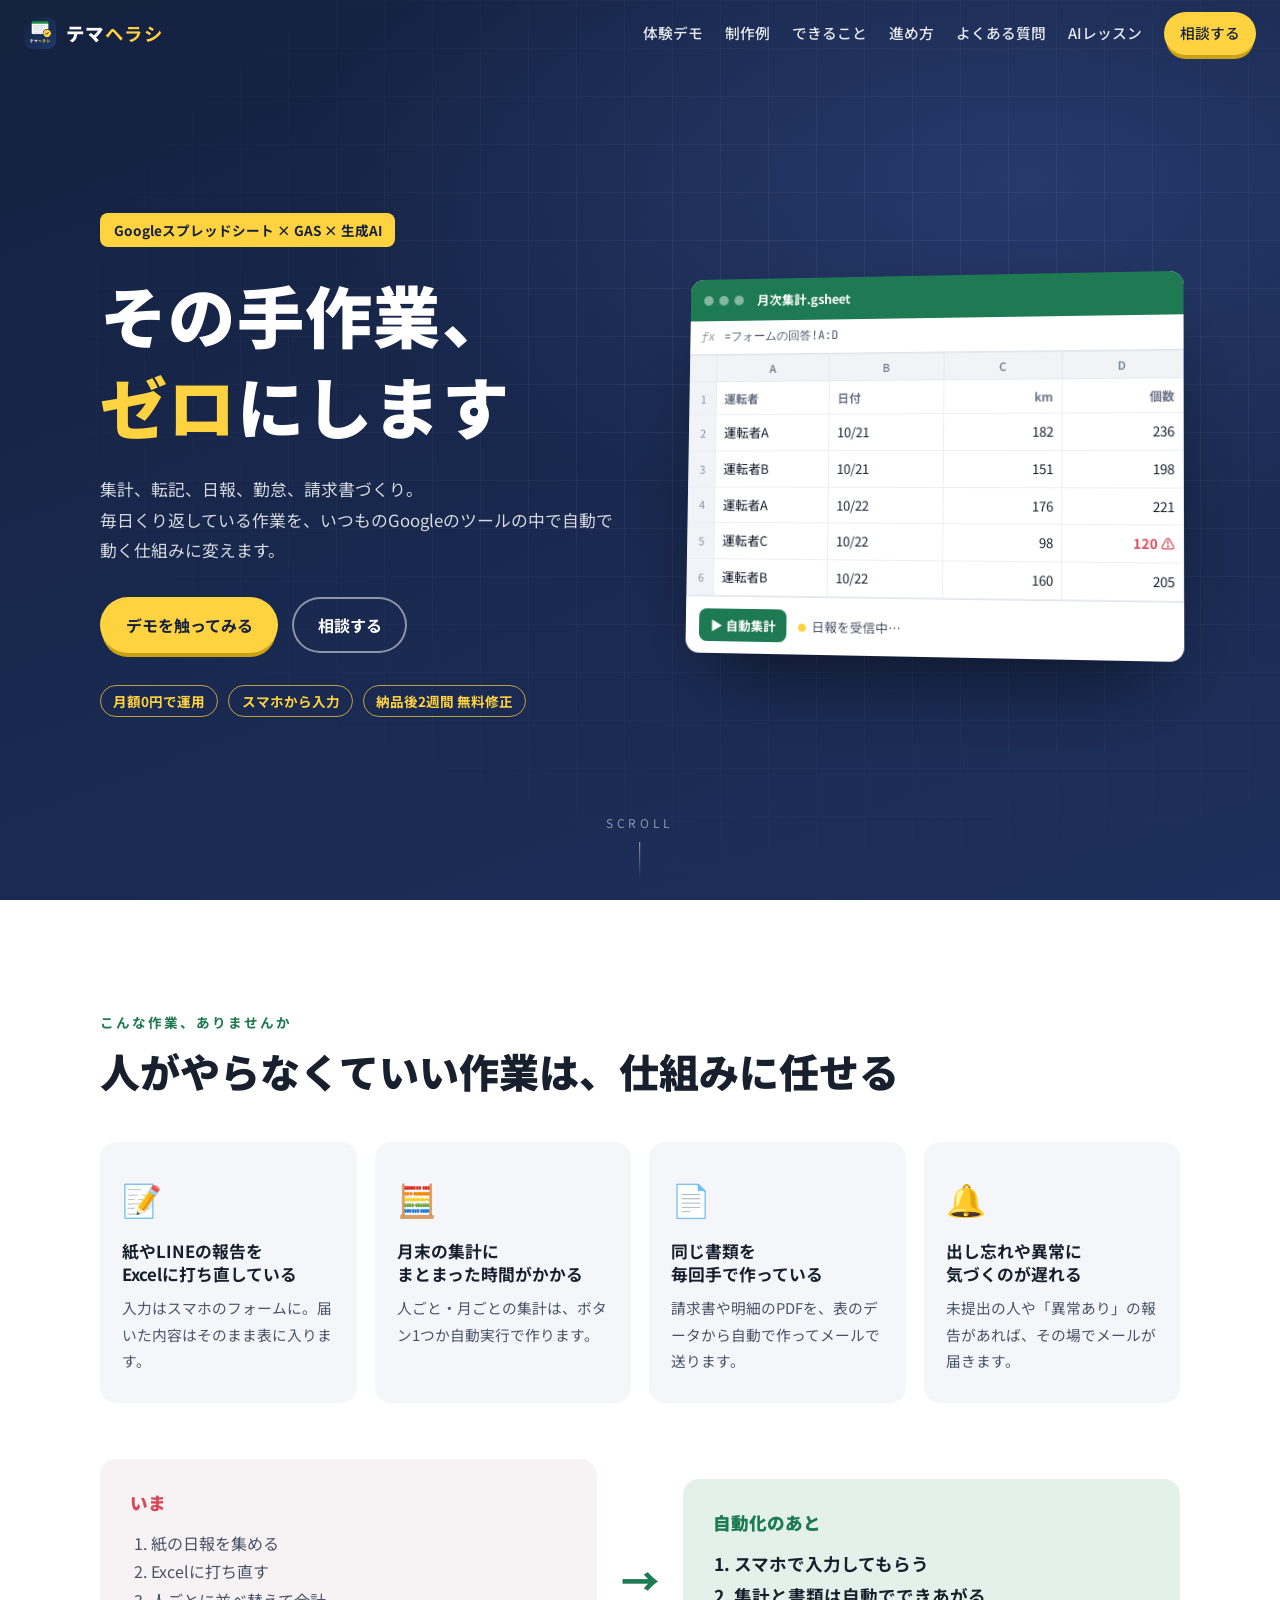
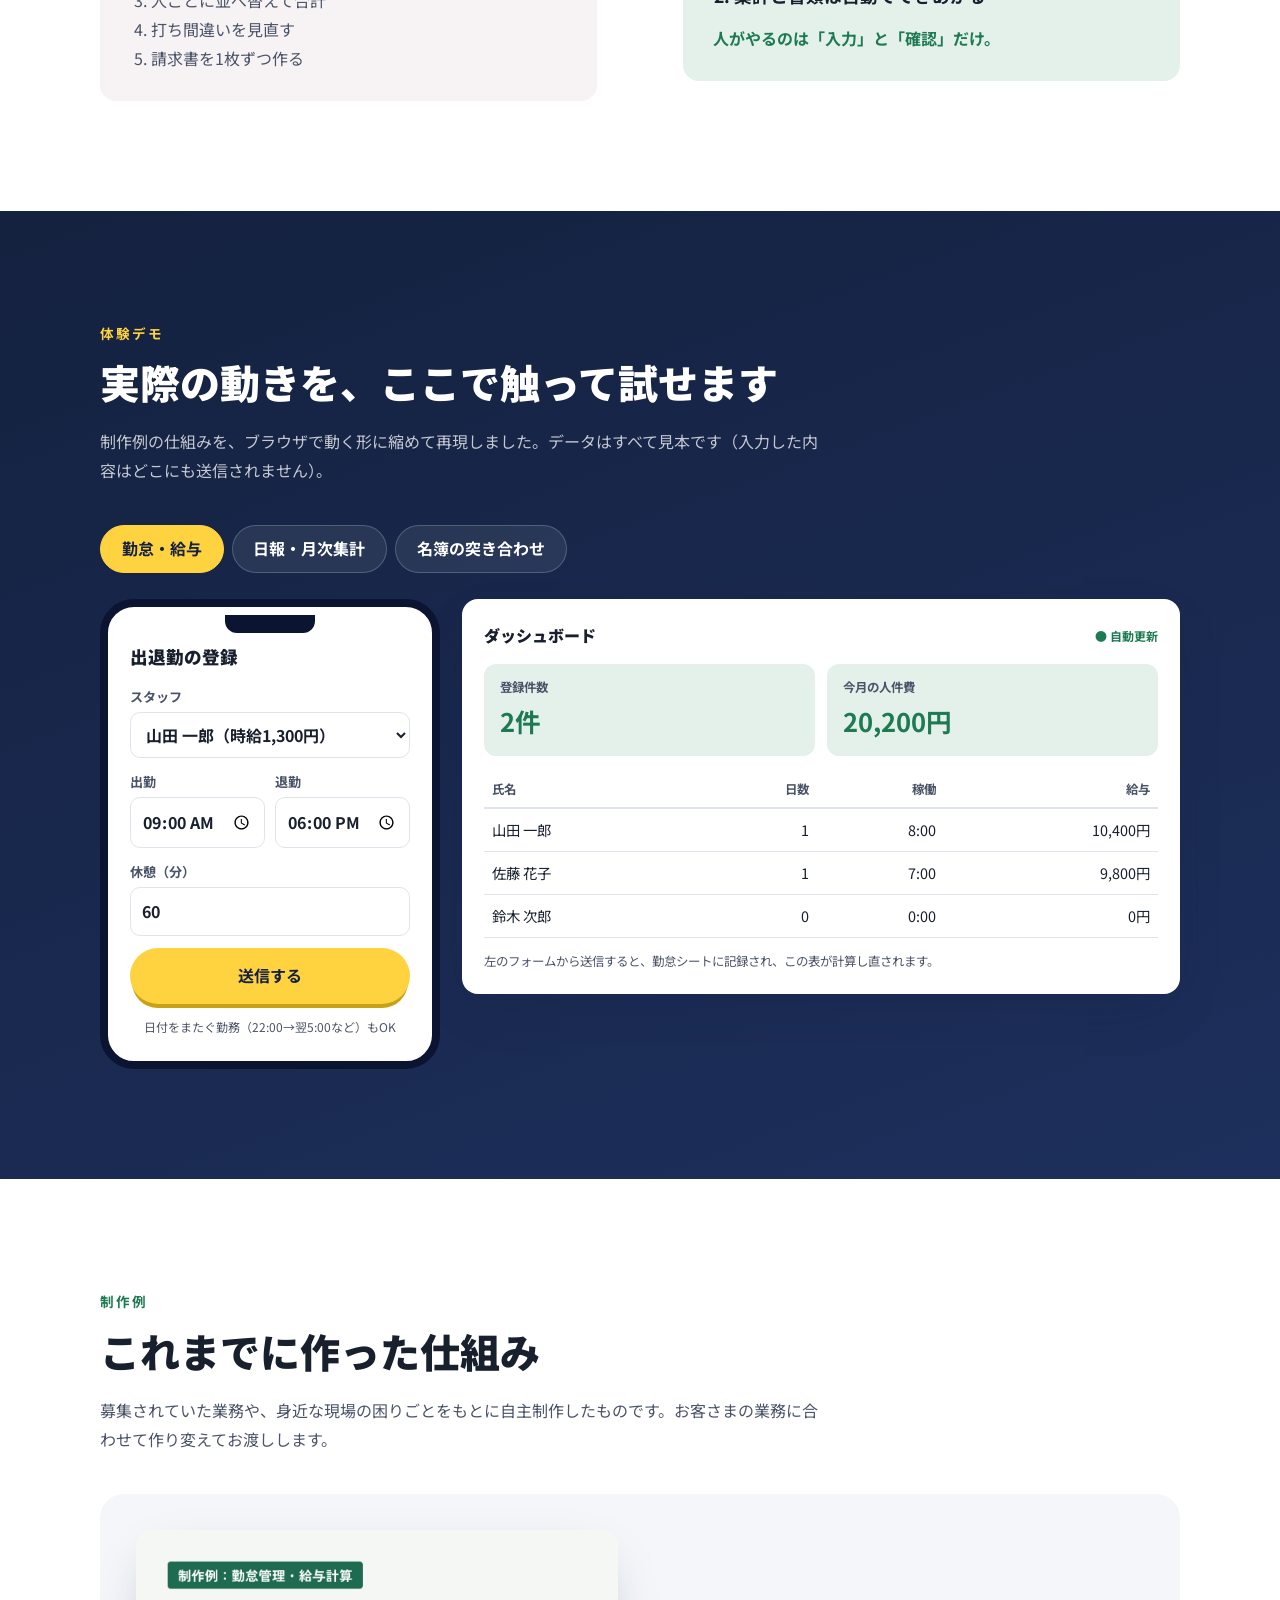
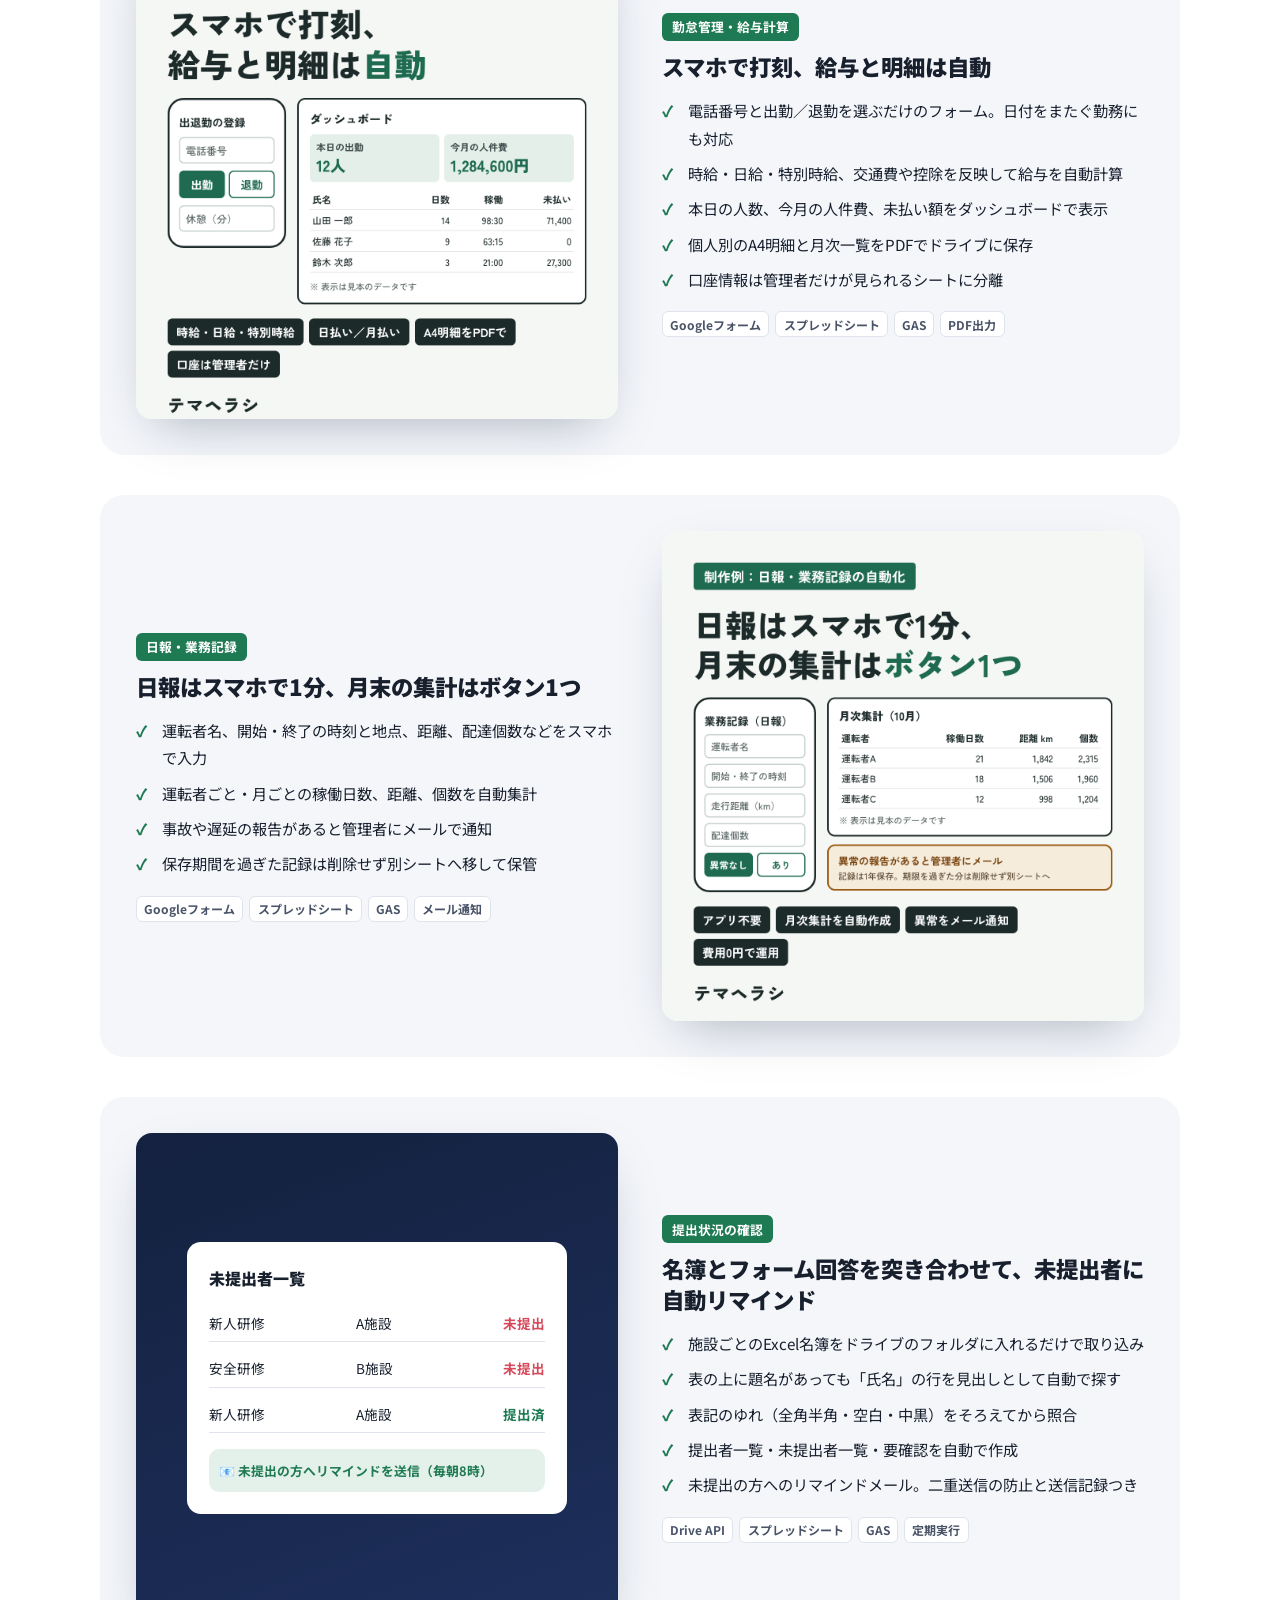
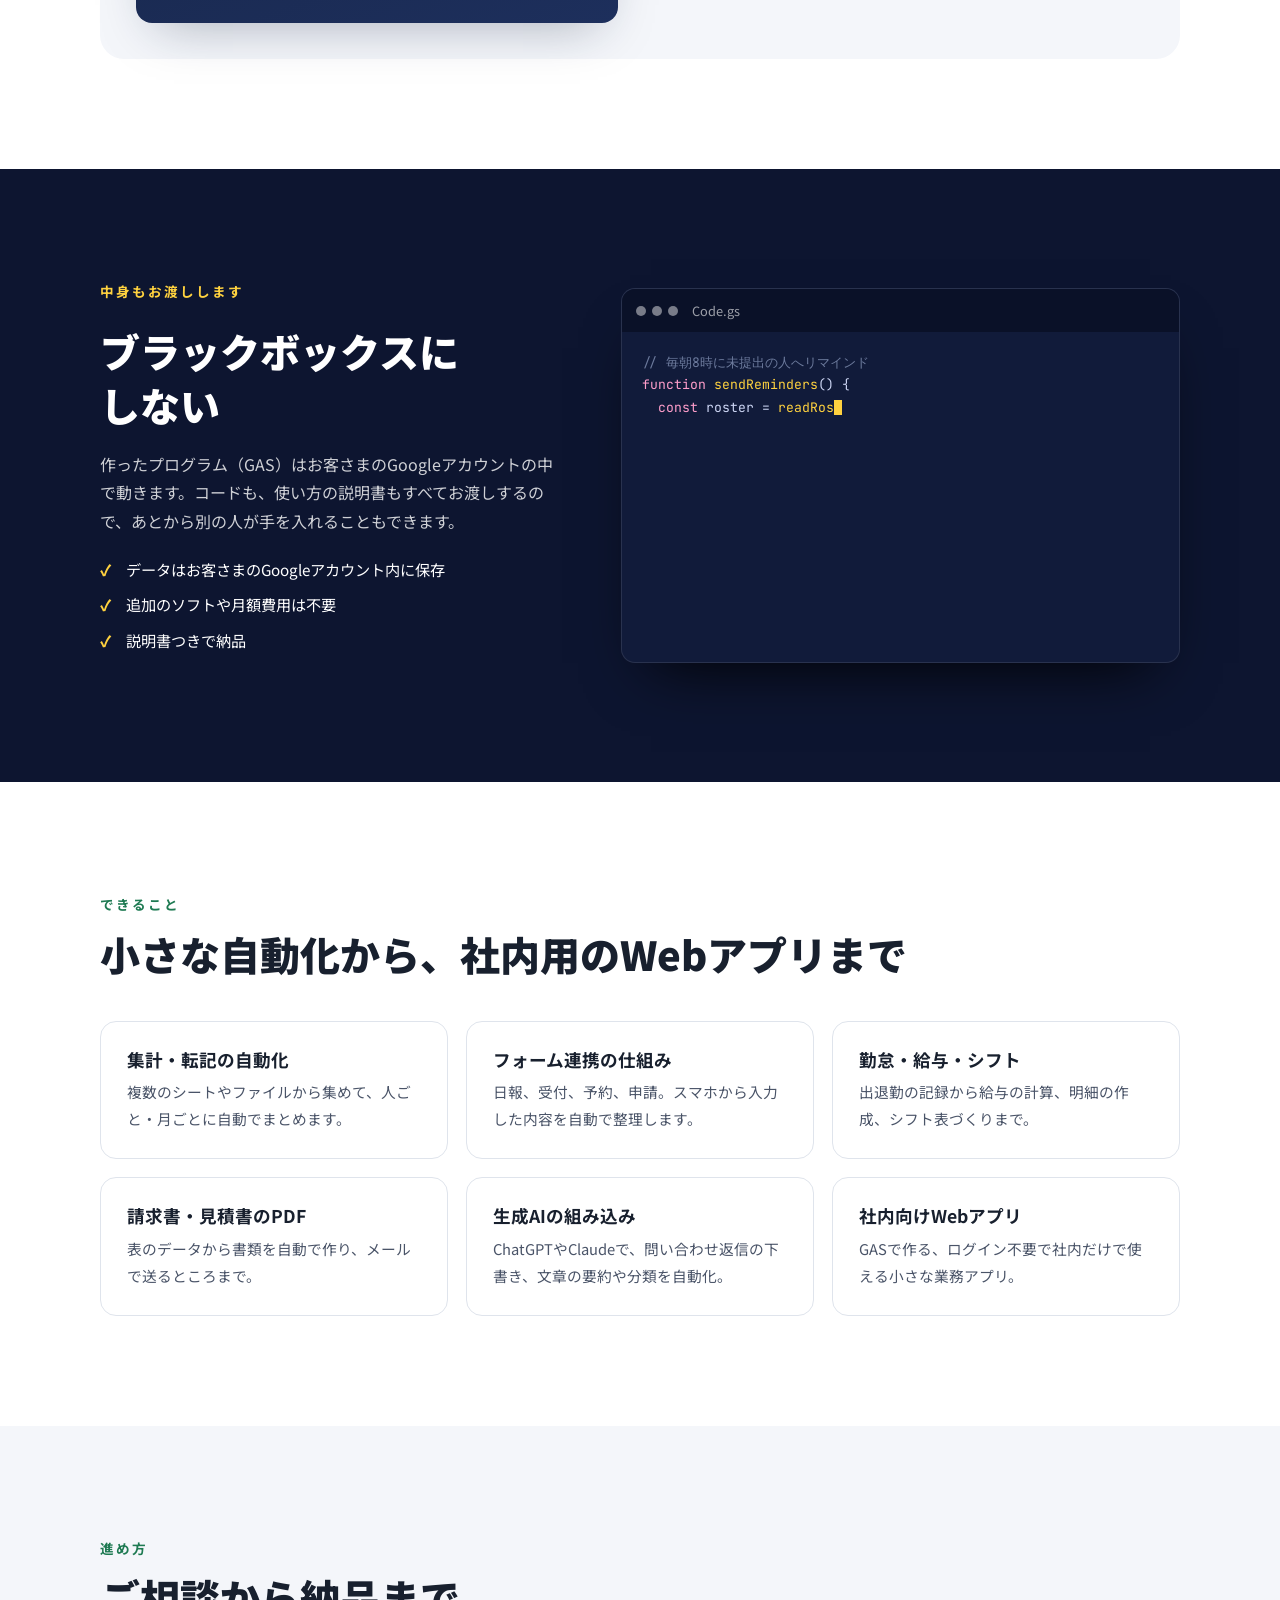
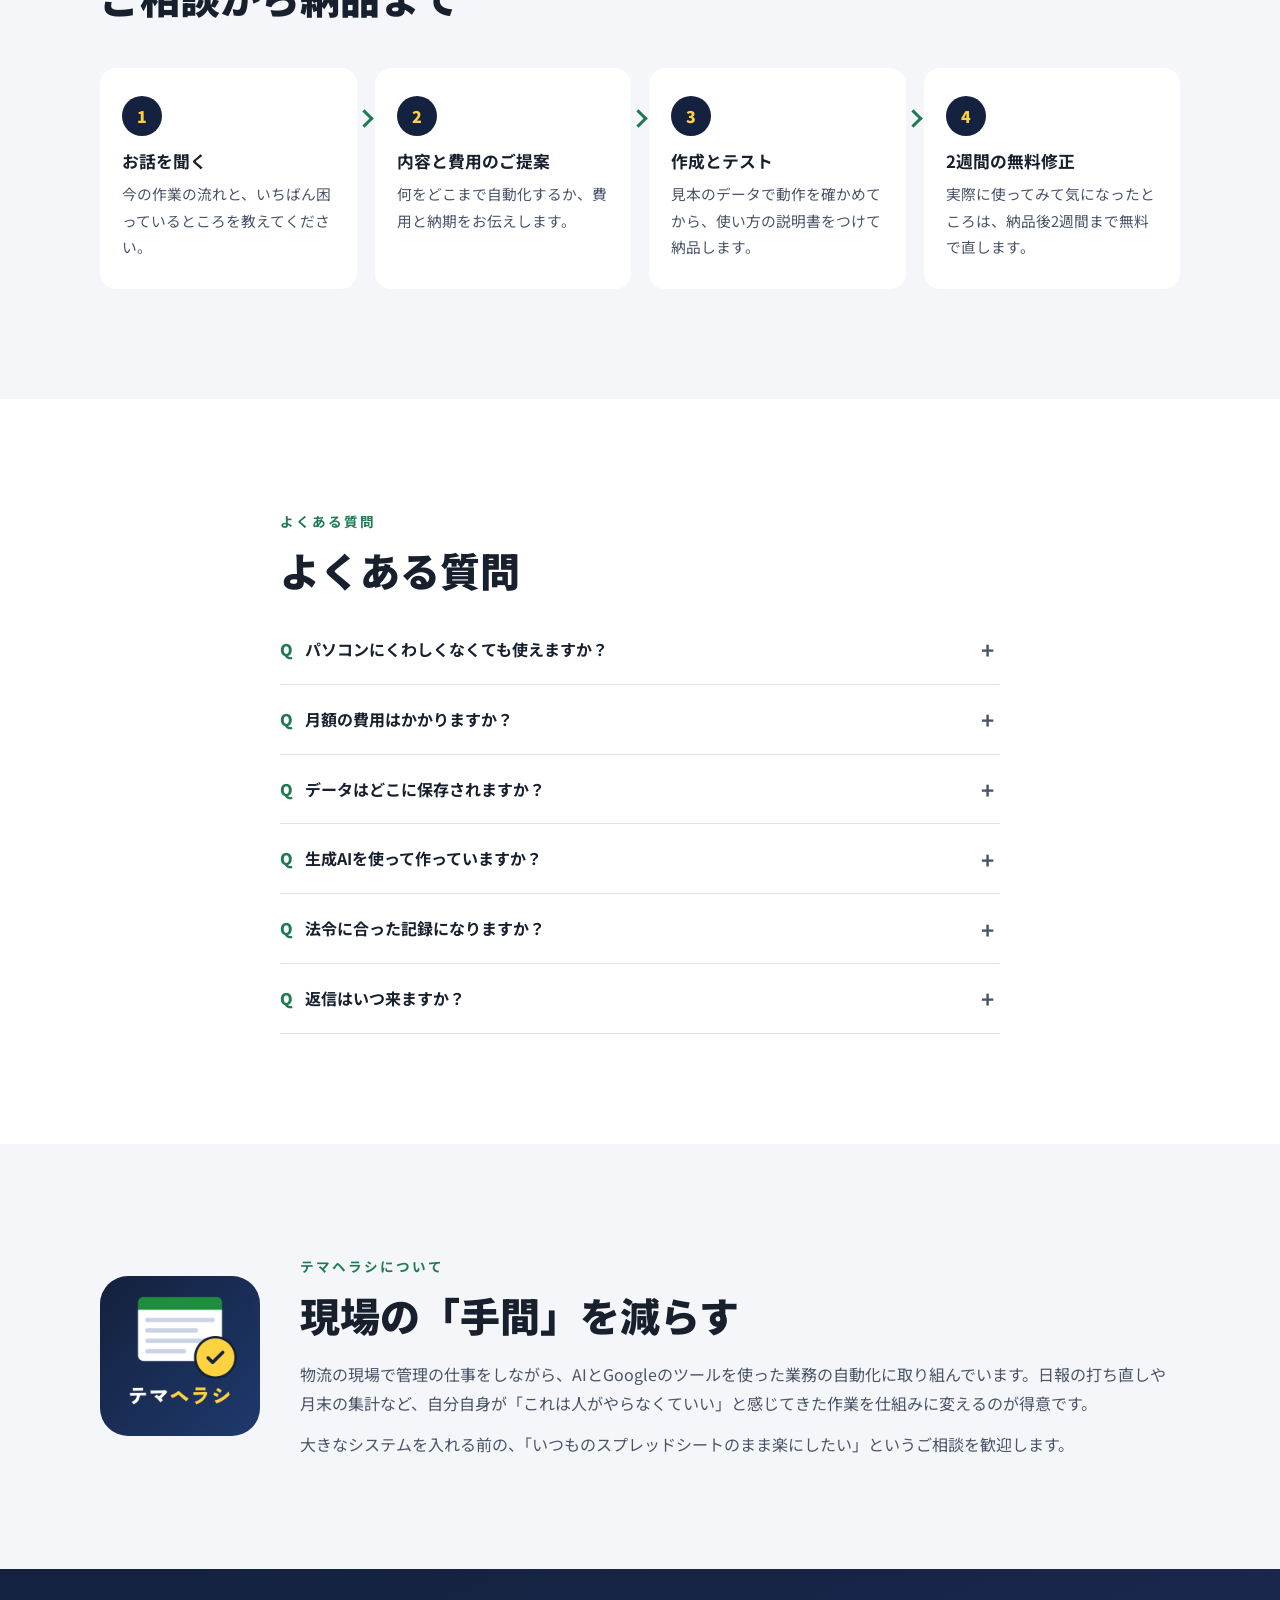
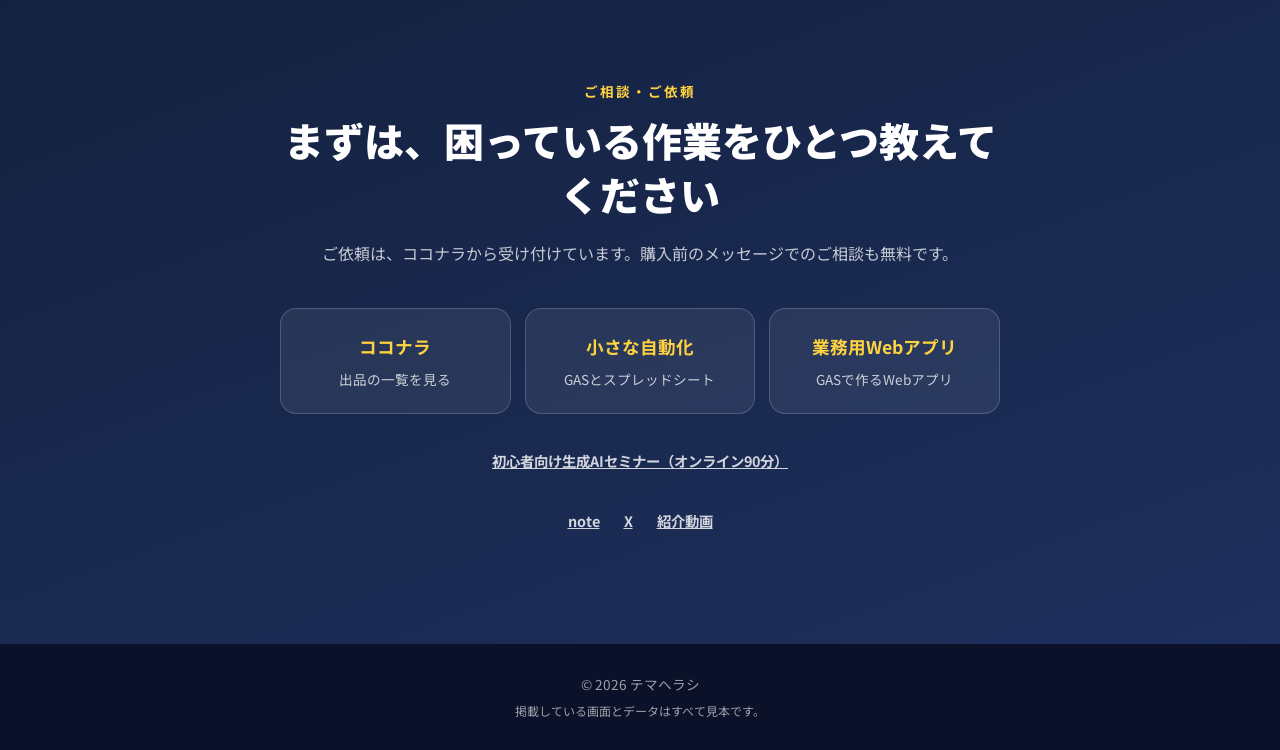
<file: index.html>
<!doctype html>
<html lang="ja">
<head>
<meta charset="utf-8">
<meta name="viewport" content="width=device-width, initial-scale=1">
<title>テマヘラシ｜GASとスプレッドシートで業務を自動化</title>
<meta name="google-site-verification" content="jQlrYQF2OKqxf7wnuvBsLMXC_VldFmDq71GaUDBWEzo">
<meta name="description" content="Googleスプレッドシート・Googleフォーム・GASで、集計・転記・日報・勤怠・請求書づくりなどの手作業を自動化します。月額0円で使える仕組みを作ってお渡しします。">
<meta property="og:title" content="テマヘラシ｜その手作業、自動にします">
<meta property="og:description" content="スプレッドシート・GAS・生成AIで、毎日の手作業を自動化。触って試せるデモつきの制作例を掲載しています。">
<meta property="og:type" content="website">
<meta property="og:url" content="https://soutarou07031812-cpu.github.io/temaherashi/">
<meta property="og:image" content="https://soutarou07031812-cpu.github.io/temaherashi/assets/thumb-gas.png">
<meta name="twitter:card" content="summary_large_image">
<link rel="icon" href="assets/note-icon.png">
<link rel="preconnect" href="https://fonts.googleapis.com">
<link rel="preconnect" href="https://fonts.gstatic.com" crossorigin>
<link href="https://fonts.googleapis.com/css2?family=Noto+Sans+JP:wght@400;500;700;900&family=JetBrains+Mono:wght@400;600&display=swap" rel="stylesheet">
<link rel="stylesheet" href="style.css">
</head>
<body>

<header class="nav" id="nav">
  <a class="brand" href="#top"><img src="assets/note-icon.png" alt="" width="32" height="32"><span>テマ<b>ヘラシ</b></span></a>
  <nav class="nav-links" id="navLinks">
    <a href="#demo">体験デモ</a>
    <a href="#works">制作例</a>
    <a href="#service">できること</a>
    <a href="#flow">進め方</a>
    <a href="#faq">よくある質問</a>
    <a href="lesson/">AIレッスン</a>
    <a class="btn btn-sm" href="#contact">相談する</a>
  </nav>
  <button class="nav-toggle" id="navToggle" aria-label="メニュー" aria-expanded="false"><span></span><span></span></button>
</header>

<main id="top">

<!-- ===== Hero ===== -->
<section class="hero">
  <div class="hero-grid"></div>
  <div class="wrap hero-inner">
    <div class="hero-copy">
      <p class="pill">Googleスプレッドシート × GAS × 生成AI</p>
      <h1>その手作業、<br><span class="hl" id="heroWord">自動</span>にします</h1>
      <p class="lead">集計、転記、日報、勤怠、請求書づくり。<br>毎日くり返している作業を、いつものGoogleのツールの中で自動で動く仕組みに変えます。</p>
      <div class="hero-cta">
        <a class="btn" href="#demo">デモを触ってみる</a>
        <a class="btn btn-ghost" href="#contact">相談する</a>
      </div>
      <ul class="badges">
        <li>月額0円で運用</li><li>スマホから入力</li><li>納品後2週間 無料修正</li>
      </ul>
    </div>

    <div class="sheet-window" aria-hidden="true">
      <div class="sheet-bar"><i></i><i></i><i></i><span>月次集計.gsheet</span></div>
      <div class="sheet-tool">
        <span class="fx">fx</span><span class="formula" id="heroFormula">=QUERY(日報!A:F, ...)</span>
      </div>
      <table class="sheet" id="heroSheet">
        <thead><tr><th></th><th>A</th><th>B</th><th>C</th><th>D</th></tr></thead>
        <tbody></tbody>
      </table>
      <div class="sheet-foot">
        <button class="run" id="heroRun" tabindex="-1">▶ 自動集計</button>
        <span class="status" id="heroStatus">日報を受信中…</span>
      </div>
      <div class="toast" id="heroToast">📧 管理者に通知しました</div>
    </div>
  </div>
  <a class="scroll-hint" href="#pain">scroll</a>
</section>

<!-- ===== Pain ===== -->
<section class="section" id="pain">
  <div class="wrap">
    <p class="eyebrow">こんな作業、ありませんか</p>
    <h2>人がやらなくていい作業は、<br class="sp">仕組みに任せる</h2>
    <div class="pain-grid">
      <article class="pain reveal"><span class="emoji">📝</span><h3>紙やLINEの報告を<br>Excelに打ち直している</h3><p>入力はスマホのフォームに。届いた内容はそのまま表に入ります。</p></article>
      <article class="pain reveal"><span class="emoji">🧮</span><h3>月末の集計に<br>まとまった時間がかかる</h3><p>人ごと・月ごとの集計は、ボタン1つか自動実行で作ります。</p></article>
      <article class="pain reveal"><span class="emoji">📄</span><h3>同じ書類を<br>毎回手で作っている</h3><p>請求書や明細のPDFを、表のデータから自動で作ってメールで送ります。</p></article>
      <article class="pain reveal"><span class="emoji">🔔</span><h3>出し忘れや異常に<br>気づくのが遅れる</h3><p>未提出の人や「異常あり」の報告があれば、その場でメールが届きます。</p></article>
    </div>

    <div class="compare reveal">
      <div class="col before">
        <p class="tag">いま</p>
        <ol>
          <li>紙の日報を集める</li><li>Excelに打ち直す</li><li>人ごとに並べ替えて合計</li><li>打ち間違いを見直す</li><li>請求書を1枚ずつ作る</li>
        </ol>
      </div>
      <div class="arrow">→</div>
      <div class="col after">
        <p class="tag">自動化のあと</p>
        <ol>
          <li>スマホで入力してもらう</li><li>集計と書類は自動でできあがる</li>
        </ol>
        <p class="note">人がやるのは「入力」と「確認」だけ。</p>
      </div>
    </div>
  </div>
</section>

<!-- ===== Demo ===== -->
<section class="section section-dark" id="demo">
  <div class="wrap">
    <p class="eyebrow">体験デモ</p>
    <h2>実際の動きを、<br class="sp">ここで触って試せます</h2>
    <p class="sub">制作例の仕組みを、ブラウザで動く形に縮めて再現しました。データはすべて見本です（入力した内容はどこにも送信されません）。</p>

    <div class="tabs" role="tablist">
      <button class="tab active" role="tab" data-tab="kintai">勤怠・給与</button>
      <button class="tab" role="tab" data-tab="nippo">日報・月次集計</button>
      <button class="tab" role="tab" data-tab="meibo">名簿の突き合わせ</button>
    </div>

    <!-- Demo 1 -->
    <div class="demo active" id="demo-kintai">
      <div class="demo-grid">
        <div class="phone">
          <div class="phone-notch"></div>
          <p class="phone-title">出退勤の登録</p>
          <label>スタッフ
            <select id="kStaff">
              <option value="山田 一郎">山田 一郎（時給1,300円）</option>
              <option value="佐藤 花子">佐藤 花子（時給1,400円）</option>
              <option value="鈴木 次郎">鈴木 次郎（時給1,300円）</option>
            </select>
          </label>
          <div class="row2">
            <label>出勤<input type="time" id="kIn" value="09:00"></label>
            <label>退勤<input type="time" id="kOut" value="18:00"></label>
          </div>
          <label>休憩（分）<input type="number" id="kBreak" value="60" min="0" step="15"></label>
          <button class="btn btn-block" id="kSubmit">送信する</button>
          <p class="hint">日付をまたぐ勤務（22:00→翌5:00など）もOK</p>
        </div>
        <div class="panel">
          <div class="panel-head"><span>ダッシュボード</span><span class="live">● 自動更新</span></div>
          <div class="kpis">
            <div class="kpi"><small>登録件数</small><b id="kCount">0件</b></div>
            <div class="kpi"><small>今月の人件費</small><b id="kTotal">0円</b></div>
          </div>
          <table class="tbl">
            <thead><tr><th>氏名</th><th class="r">日数</th><th class="r">稼働</th><th class="r">給与</th></tr></thead>
            <tbody id="kBody"></tbody>
          </table>
          <p class="tbl-note">左のフォームから送信すると、勤怠シートに記録され、この表が計算し直されます。</p>
        </div>
      </div>
    </div>

    <!-- Demo 2 -->
    <div class="demo" id="demo-nippo">
      <div class="demo-grid">
        <div class="panel">
          <div class="panel-head"><span>日報シート（フォームの回答）</span><span class="mono" id="nRows">8行</span></div>
          <table class="tbl tbl-sm">
            <thead><tr><th>日付</th><th>運転者</th><th class="r">距離km</th><th class="r">個数</th><th>異常</th></tr></thead>
            <tbody id="nRaw"></tbody>
          </table>
          <div class="btn-row">
            <button class="btn btn-ghost-dark btn-sm" id="nAdd">＋ 日報を1件追加</button>
            <button class="btn btn-sm" id="nRun">月次集計を作る</button>
          </div>
        </div>
        <div class="panel">
          <div class="panel-head"><span>月次集計（10月）</span><span class="mono" id="nTime"></span></div>
          <table class="tbl">
            <thead><tr><th>運転者</th><th class="r">稼働日数</th><th class="r">距離km</th><th class="r">個数</th></tr></thead>
            <tbody id="nSum"><tr><td colspan="4" class="empty">「月次集計を作る」を押してください</td></tr></tbody>
          </table>
          <div class="mail" id="nMail" hidden>
            <p class="mail-h">📧 管理者へのメール</p>
            <p id="nMailBody"></p>
          </div>
        </div>
      </div>
    </div>

    <!-- Demo 3 -->
    <div class="demo" id="demo-meibo">
      <div class="demo-grid three">
        <div class="panel">
          <div class="panel-head"><span>受講者名簿（Excel）</span></div>
          <ul class="names" id="mRoster"></ul>
        </div>
        <div class="panel">
          <div class="panel-head"><span>報告書フォームの回答</span></div>
          <ul class="names" id="mForm"></ul>
          <p class="tbl-note">全角・半角、空白、中黒（・）がばらばらでも照合します。</p>
        </div>
        <div class="panel">
          <div class="panel-head"><span>結果</span></div>
          <div id="mResult"><p class="empty">「突き合わせる」を押してください</p></div>
          <button class="btn btn-sm btn-block" id="mRun">突き合わせる</button>
        </div>
      </div>
    </div>
  </div>
</section>

<!-- ===== Works ===== -->
<section class="section" id="works">
  <div class="wrap">
    <p class="eyebrow">制作例</p>
    <h2>これまでに作った仕組み</h2>
    <p class="sub">募集されていた業務や、身近な現場の困りごとをもとに自主制作したものです。お客さまの業務に合わせて作り変えてお渡しします。</p>

    <div class="works">
      <article class="work reveal">
        <div class="work-img"><img src="assets/portfolio-kintai.png" alt="勤怠管理・給与計算の画面イメージ" loading="lazy"></div>
        <div class="work-body">
          <p class="work-tag">勤怠管理・給与計算</p>
          <h3>スマホで打刻、給与と明細は自動</h3>
          <ul class="check">
            <li>電話番号と出勤／退勤を選ぶだけのフォーム。日付をまたぐ勤務にも対応</li>
            <li>時給・日給・特別時給、交通費や控除を反映して給与を自動計算</li>
            <li>本日の人数、今月の人件費、未払い額をダッシュボードで表示</li>
            <li>個人別のA4明細と月次一覧をPDFでドライブに保存</li>
            <li>口座情報は管理者だけが見られるシートに分離</li>
          </ul>
          <p class="stack"><span>Googleフォーム</span><span>スプレッドシート</span><span>GAS</span><span>PDF出力</span></p>
        </div>
      </article>

      <article class="work reveal">
        <div class="work-img"><img src="assets/portfolio-gyomu-kiroku.png" alt="日報・業務記録の自動化の画面イメージ" loading="lazy"></div>
        <div class="work-body">
          <p class="work-tag">日報・業務記録</p>
          <h3>日報はスマホで1分、月末の集計はボタン1つ</h3>
          <ul class="check">
            <li>運転者名、開始・終了の時刻と地点、距離、配達個数などをスマホで入力</li>
            <li>運転者ごと・月ごとの稼働日数、距離、個数を自動集計</li>
            <li>事故や遅延の報告があると管理者にメールで通知</li>
            <li>保存期間を過ぎた記録は削除せず別シートへ移して保管</li>
          </ul>
          <p class="stack"><span>Googleフォーム</span><span>スプレッドシート</span><span>GAS</span><span>メール通知</span></p>
        </div>
      </article>

      <article class="work reveal">
        <div class="work-img mock-meibo" aria-hidden="true">
          <div class="mm-card">
            <p class="mm-h">未提出者一覧</p>
            <div class="mm-row"><span>新人研修</span><span>A施設</span><b>未提出</b></div>
            <div class="mm-row"><span>安全研修</span><span>B施設</span><b>未提出</b></div>
            <div class="mm-row ok"><span>新人研修</span><span>A施設</span><b>提出済</b></div>
            <div class="mm-mail">📧 未提出の方へリマインドを送信（毎朝8時）</div>
          </div>
        </div>
        <div class="work-body">
          <p class="work-tag">提出状況の確認</p>
          <h3>名簿とフォーム回答を突き合わせて、未提出者に自動リマインド</h3>
          <ul class="check">
            <li>施設ごとのExcel名簿をドライブのフォルダに入れるだけで取り込み</li>
            <li>表の上に題名があっても「氏名」の行を見出しとして自動で探す</li>
            <li>表記のゆれ（全角半角・空白・中黒）をそろえてから照合</li>
            <li>提出者一覧・未提出者一覧・要確認を自動で作成</li>
            <li>未提出の方へのリマインドメール。二重送信の防止と送信記録つき</li>
          </ul>
          <p class="stack"><span>Drive API</span><span>スプレッドシート</span><span>GAS</span><span>定期実行</span></p>
        </div>
      </article>
    </div>
  </div>
</section>

<!-- ===== Code ===== -->
<section class="section section-code">
  <div class="wrap code-grid">
    <div>
      <p class="eyebrow">中身もお渡しします</p>
      <h2>ブラックボックスに<br>しない</h2>
      <p>作ったプログラム（GAS）はお客さまのGoogleアカウントの中で動きます。コードも、使い方の説明書もすべてお渡しするので、あとから別の人が手を入れることもできます。</p>
      <ul class="check light">
        <li>データはお客さまのGoogleアカウント内に保存</li>
        <li>追加のソフトや月額費用は不要</li>
        <li>説明書つきで納品</li>
      </ul>
    </div>
    <div class="editor" aria-hidden="true">
      <div class="editor-bar"><i></i><i></i><i></i><span>Code.gs</span></div>
      <pre id="codeType"></pre>
    </div>
  </div>
</section>

<!-- ===== Service ===== -->
<section class="section" id="service">
  <div class="wrap">
    <p class="eyebrow">できること</p>
    <h2>小さな自動化から、<br class="sp">社内用のWebアプリまで</h2>
    <div class="svc-grid">
      <div class="svc reveal"><h3>集計・転記の自動化</h3><p>複数のシートやファイルから集めて、人ごと・月ごとに自動でまとめます。</p></div>
      <div class="svc reveal"><h3>フォーム連携の仕組み</h3><p>日報、受付、予約、申請。スマホから入力した内容を自動で整理します。</p></div>
      <div class="svc reveal"><h3>勤怠・給与・シフト</h3><p>出退勤の記録から給与の計算、明細の作成、シフト表づくりまで。</p></div>
      <div class="svc reveal"><h3>請求書・見積書のPDF</h3><p>表のデータから書類を自動で作り、メールで送るところまで。</p></div>
      <div class="svc reveal"><h3>生成AIの組み込み</h3><p>ChatGPTやClaudeで、問い合わせ返信の下書き、文章の要約や分類を自動化。</p></div>
      <div class="svc reveal"><h3>社内向けWebアプリ</h3><p>GASで作る、ログイン不要で社内だけで使える小さな業務アプリ。</p></div>
    </div>
  </div>
</section>

<!-- ===== Flow ===== -->
<section class="section section-soft" id="flow">
  <div class="wrap">
    <p class="eyebrow">進め方</p>
    <h2>ご相談から納品まで</h2>
    <ol class="flow">
      <li class="reveal"><span class="num">1</span><h3>お話を聞く</h3><p>今の作業の流れと、いちばん困っているところを教えてください。</p></li>
      <li class="reveal"><span class="num">2</span><h3>内容と費用のご提案</h3><p>何をどこまで自動化するか、費用と納期をお伝えします。</p></li>
      <li class="reveal"><span class="num">3</span><h3>作成とテスト</h3><p>見本のデータで動作を確かめてから、使い方の説明書をつけて納品します。</p></li>
      <li class="reveal"><span class="num">4</span><h3>2週間の無料修正</h3><p>実際に使ってみて気になったところは、納品後2週間まで無料で直します。</p></li>
    </ol>
  </div>
</section>

<!-- ===== FAQ ===== -->
<section class="section" id="faq">
  <div class="wrap narrow">
    <p class="eyebrow">よくある質問</p>
    <h2>よくある質問</h2>
    <details class="faq"><summary>パソコンにくわしくなくても使えますか？</summary><p>はい。普段はフォームへの入力と、スプレッドシートのメニューのボタンを押すだけで使えるように作ります。操作の説明書もお渡しします。</p></details>
    <details class="faq"><summary>月額の費用はかかりますか？</summary><p>Googleのアカウントがあれば、追加のソフトや月額費用はかかりません。生成AIを組み込む場合のみ、AIの利用料が別にかかります（事前にお伝えします）。</p></details>
    <details class="faq"><summary>データはどこに保存されますか？</summary><p>お客さまご自身のGoogleアカウントの中に保存されます。こちらのサーバーにデータを預かることはありません。</p></details>
    <details class="faq"><summary>生成AIを使って作っていますか？</summary><p>制作の補助に生成AIを使っています。動作の確認と最終チェックは自分で行い、確認した内容をお伝えしたうえで納品します。</p></details>
    <details class="faq"><summary>法令に合った記録になりますか？</summary><p>業務記録などで求められる項目を入れて作りますが、法令への対応を保証するものではありません。正式な記載項目は管轄の役所などの資料でご確認ください。</p></details>
    <details class="faq"><summary>返信はいつ来ますか？</summary><p>平日は夜、休日は日中に返信しています。24時間以内の返信を心がけています。</p></details>
  </div>
</section>

<!-- ===== About ===== -->
<section class="section section-soft">
  <div class="wrap about">
    <img src="assets/note-icon.png" alt="テマヘラシのロゴ" width="120" height="120" loading="lazy">
    <div>
      <p class="eyebrow">テマヘラシについて</p>
      <h2>現場の「手間」を減らす</h2>
      <p>物流の現場で管理の仕事をしながら、AIとGoogleのツールを使った業務の自動化に取り組んでいます。日報の打ち直しや月末の集計など、自分自身が「これは人がやらなくていい」と感じてきた作業を仕組みに変えるのが得意です。</p>
      <p>大きなシステムを入れる前の、「いつものスプレッドシートのまま楽にしたい」というご相談を歓迎します。</p>
    </div>
  </div>
</section>

<!-- ===== Contact ===== -->
<section class="section section-dark" id="contact">
  <div class="wrap narrow center">
    <p class="eyebrow">ご相談・ご依頼</p>
    <h2>まずは、困っている作業を<br class="sp">ひとつ教えてください</h2>
    <p class="sub">ご依頼は、ココナラから受け付けています。購入前のメッセージでのご相談も無料です。</p>
    <div class="contact-grid">
      <a class="contact-card" href="https://coconala.com/users/6355343" target="_blank" rel="noopener">
        <b>ココナラ</b><span>出品の一覧を見る</span>
      </a>
      <a class="contact-card" href="https://coconala.com/services/4463193" target="_blank" rel="noopener">
        <b>小さな自動化</b><span>GASとスプレッドシート</span>
      </a>
      <a class="contact-card" href="https://coconala.com/services/4466807" target="_blank" rel="noopener">
        <b>業務用Webアプリ</b><span>GASで作るWebアプリ</span>
      </a>
    </div>
    <p class="social">
      <a href="lesson/">初心者向け生成AIセミナー（オンライン90分）</a>
    </p>
    <p class="social">
      <a href="https://note.com/temaherashi117" target="_blank" rel="noopener">note</a>
      <a href="https://x.com/DuckyWebman" target="_blank" rel="noopener">X</a>
      <a href="https://youtu.be/KcfDym9UCVA" target="_blank" rel="noopener">紹介動画</a>
    </p>
  </div>
</section>

</main>

<footer class="footer">
  <p>© <span id="year"></span> テマヘラシ</p>
  <p class="small">掲載している画面とデータはすべて見本です。</p>
</footer>

<script src="main.js"></script>
</body>
</html>
</file>
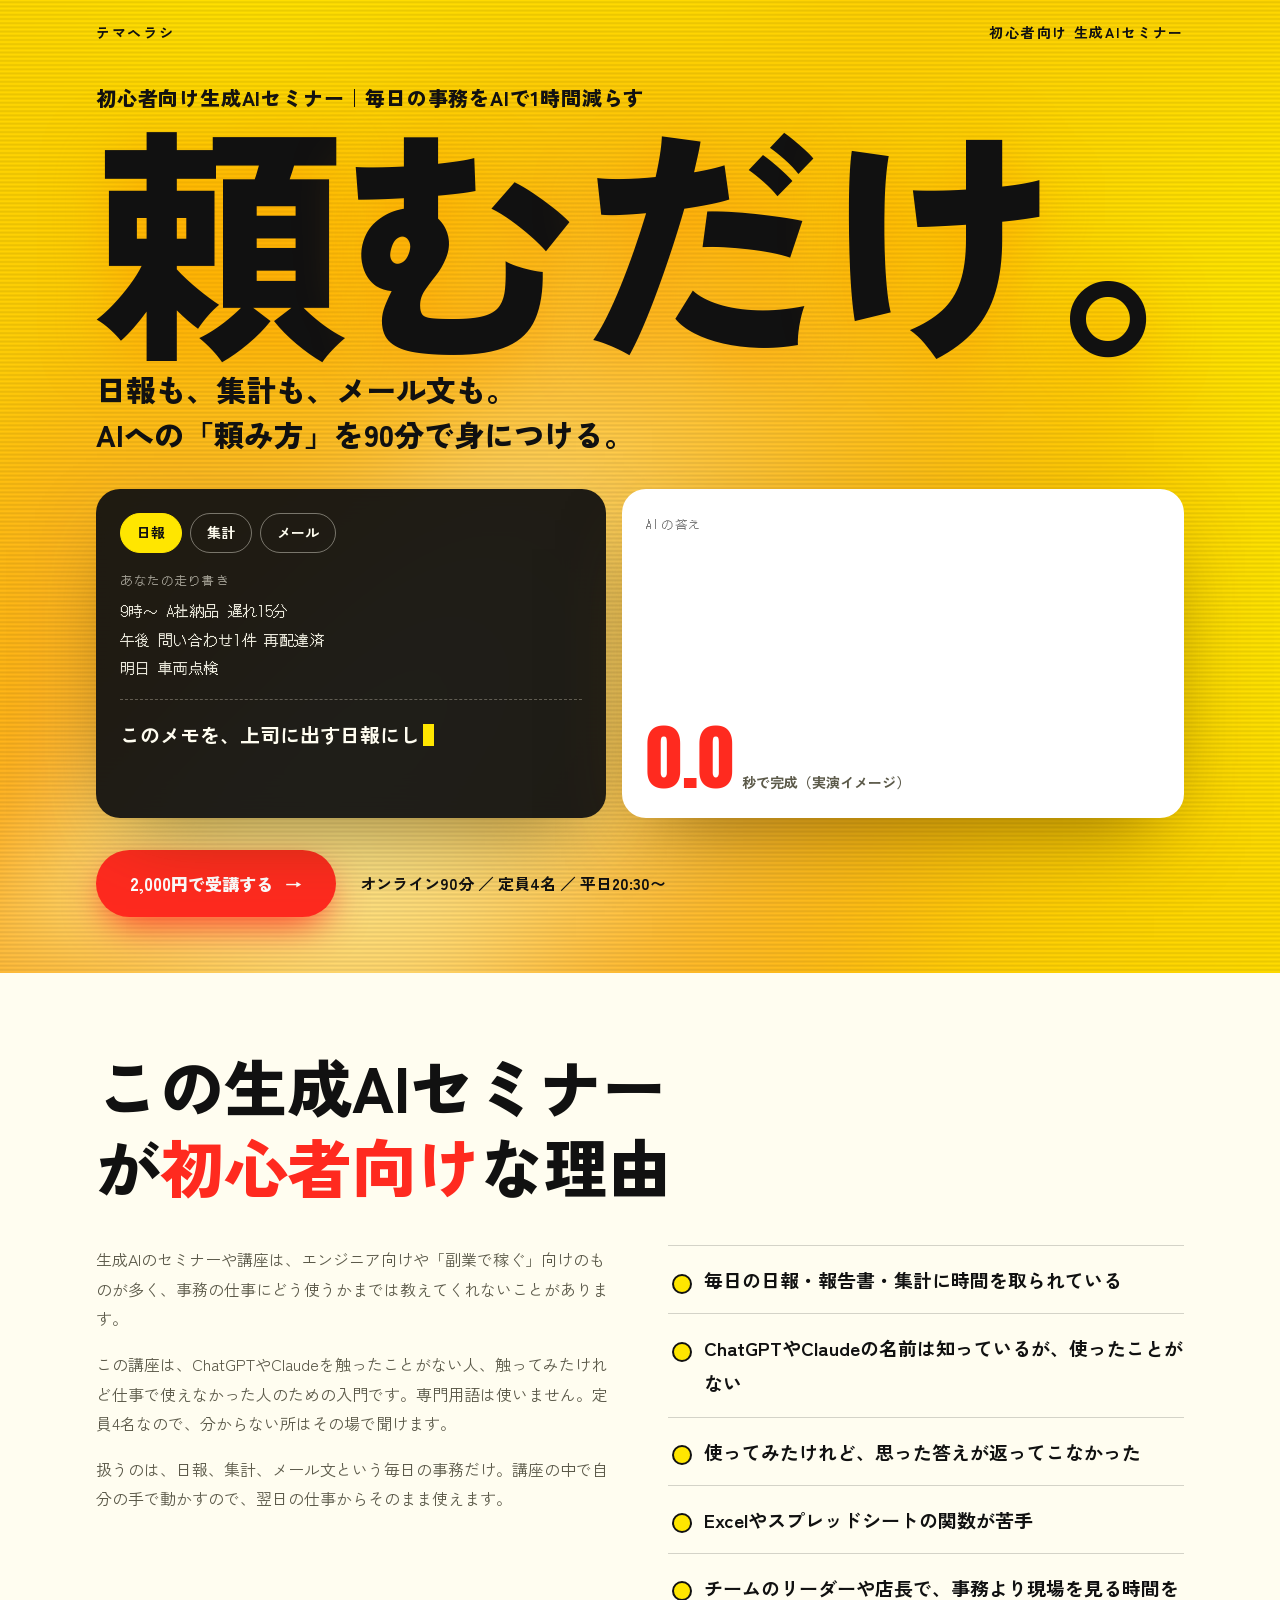
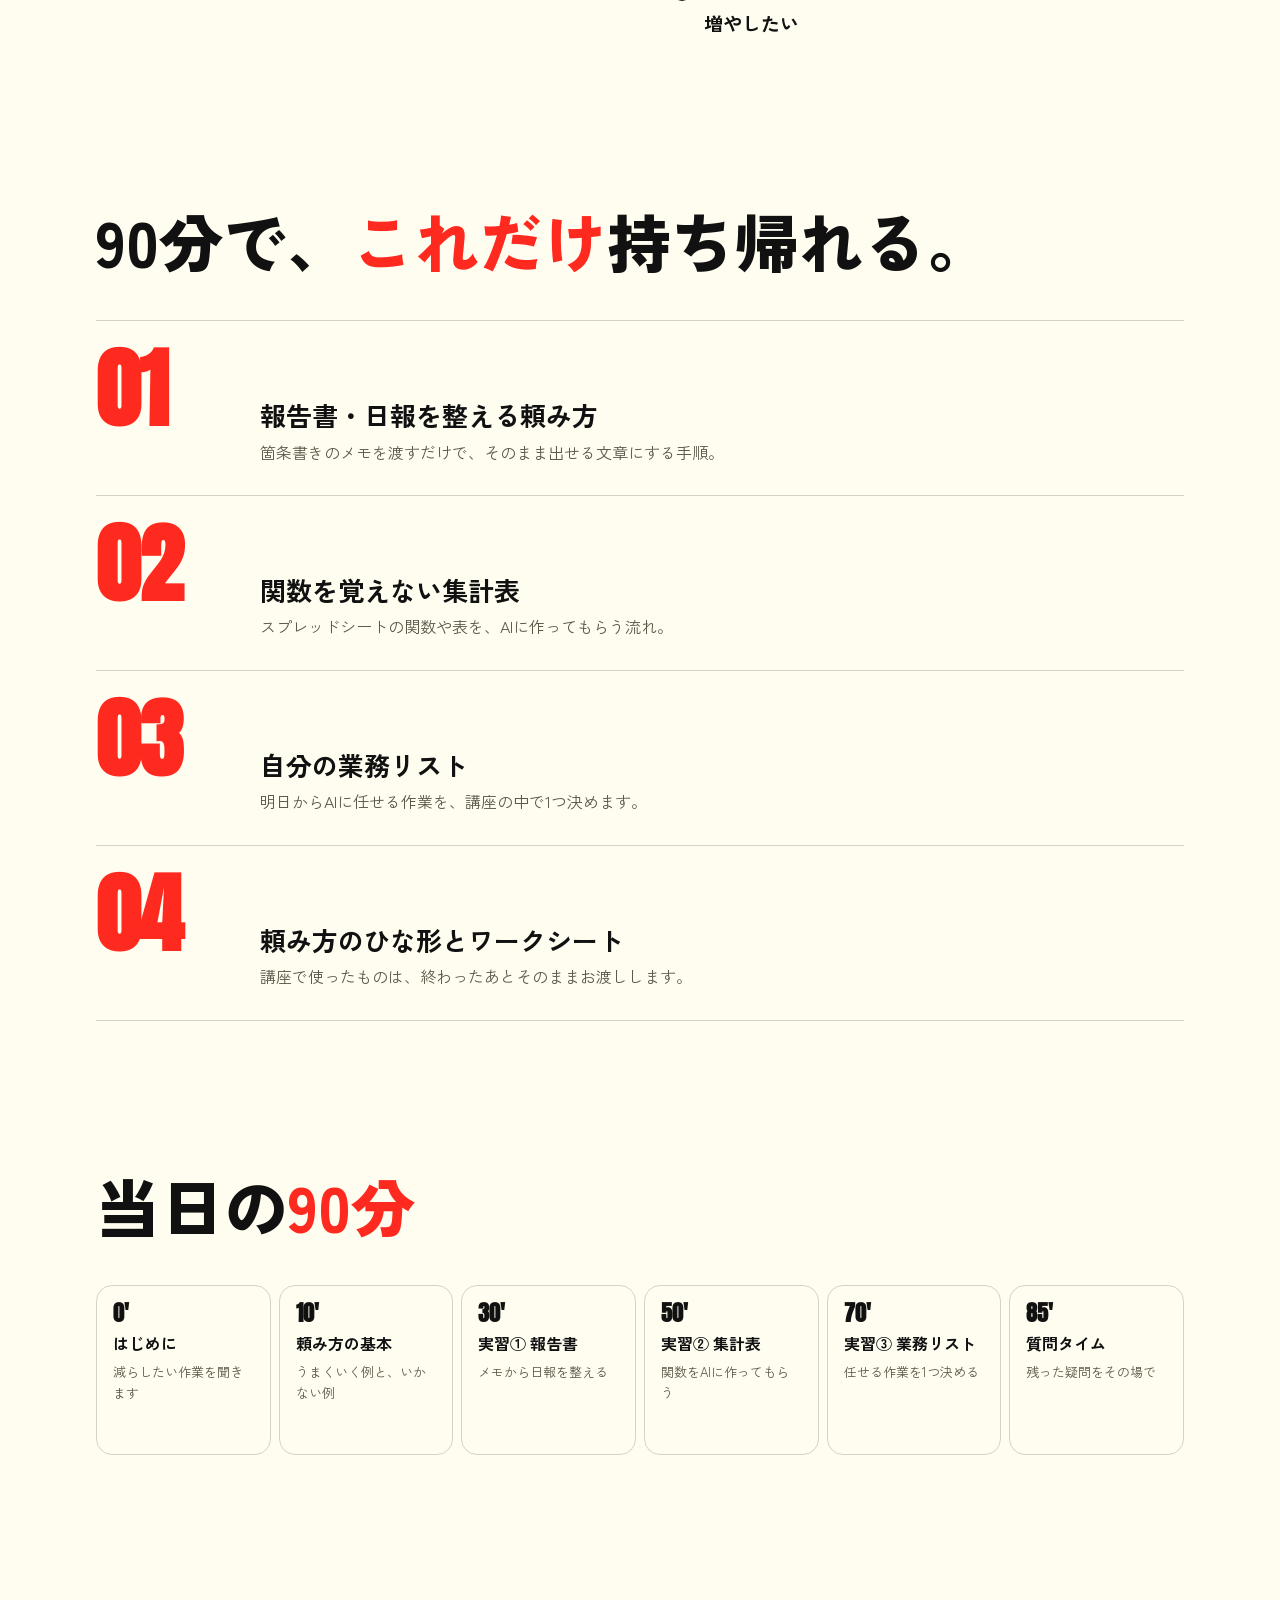
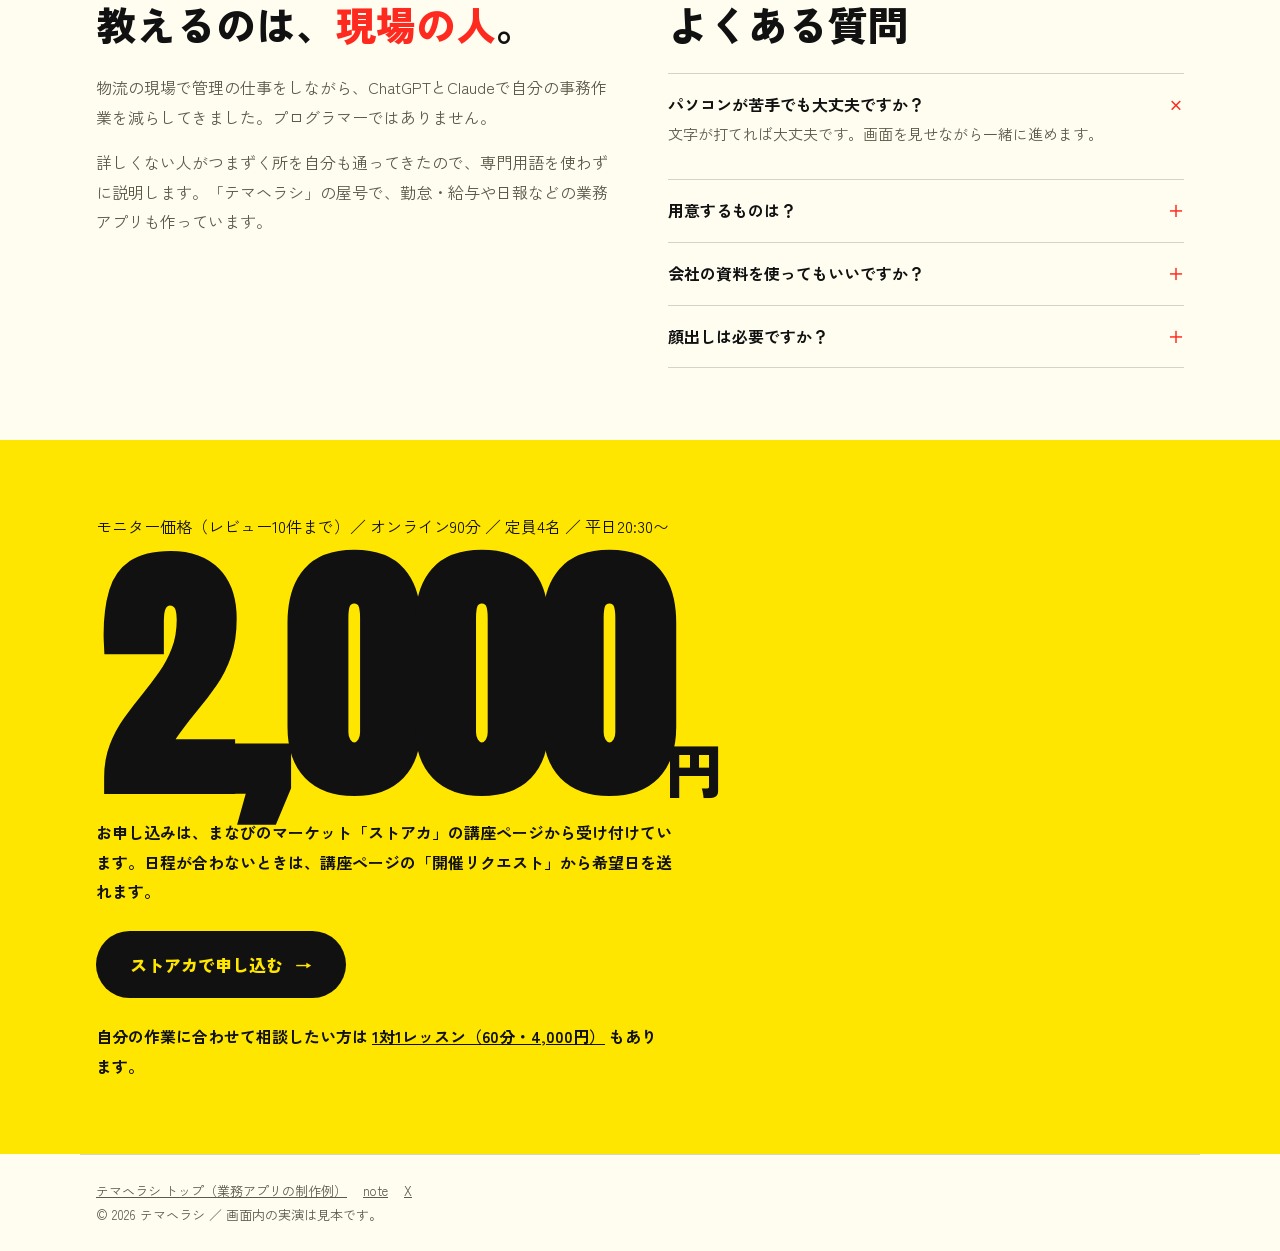
<file: lesson/index.html>
<!DOCTYPE html>
<html lang="ja">
<head>
<meta charset="utf-8">
<meta name="viewport" content="width=device-width, initial-scale=1">
<title>生成AIセミナー 初心者向け｜事務を毎日1時間減らす90分講座｜テマヘラシ</title>
<meta name="description" content="PC作業が苦手な人のための初心者向け生成AIセミナー。日報・集計・メール文をChatGPTやClaudeに任せる頼み方を、少人数のオンライン90分講座で身につけます。">
<link rel="canonical" href="https://soutarou07031812-cpu.github.io/temaherashi/lesson/">
<meta property="og:title" content="頼むだけ。初心者向け生成AIセミナー｜テマヘラシ">
<meta property="og:description" content="PC作業が苦手な人のための初心者向け生成AIセミナー。日報・集計・メール文をChatGPTやClaudeに任せる頼み方を、少人数のオンライン90分講座で身につけます。">
<meta property="og:type" content="website">
<meta property="og:url" content="https://soutarou07031812-cpu.github.io/temaherashi/lesson/">
<meta property="og:image" content="https://soutarou07031812-cpu.github.io/temaherashi/lesson/ogp.png">
<meta name="twitter:card" content="summary_large_image">
<link rel="icon" href="../assets/note-icon.png">
<link rel="preconnect" href="https://fonts.googleapis.com">
<link rel="preconnect" href="https://fonts.gstatic.com" crossorigin>
<script type="application/ld+json">[{"@context": "https://schema.org", "@type": "Course", "name": "初心者向け生成AIセミナー｜毎日の事務をAIで1時間減らす90分講座", "description": "PC作業が苦手な人のための初心者向け生成AIセミナー。日報・集計・メール文をChatGPTやClaudeに任せる頼み方を、少人数のオンライン90分講座で身につけます。", "inLanguage": "ja", "url": "https://soutarou07031812-cpu.github.io/temaherashi/lesson/", "provider": {"@type": "Organization", "name": "テマヘラシ", "url": "https://soutarou07031812-cpu.github.io/temaherashi/"}, "offers": {"@type": "Offer", "price": "2000", "priceCurrency": "JPY", "category": "Paid", "url": "https://soutarou07031812-cpu.github.io/temaherashi/lesson/"}, "hasCourseInstance": {"@type": "CourseInstance", "courseMode": "Online", "courseWorkload": "PT1H30M"}}, {"@context": "https://schema.org", "@type": "FAQPage", "mainEntity": [{"@type": "Question", "name": "パソコンが苦手でも大丈夫ですか？", "acceptedAnswer": {"@type": "Answer", "text": "文字が打てれば大丈夫です。画面を見せながら一緒に進めます。"}}, {"@type": "Question", "name": "用意するものは？", "acceptedAnswer": {"@type": "Answer", "text": "パソコン、Googleアカウント、ChatGPTかClaudeの無料アカウントです。有料プランは不要です。"}}, {"@type": "Question", "name": "会社の資料を使ってもいいですか？", "acceptedAnswer": {"@type": "Answer", "text": "機密情報や個人情報は入力しないでください。実習はサンプルで行います。"}}, {"@type": "Question", "name": "顔出しは必要ですか？", "acceptedAnswer": {"@type": "Answer", "text": "不要です。画面共有も任意です。"}}]}]</script>
<style>body{margin:0}img{max-width:100%}</style>
<link rel="stylesheet" href="https://fonts.googleapis.com/css2?family=Zen+Kaku+Gothic+New:wght@400;700;900&family=Anton&family=DotGothic16&display=swap">
<style>
/* color: 黄(面積の主役・一番明るく目に入る)×黒(文字・最大のコントラスト)×赤(申込ボタンだけ)。 layout: 画面いっぱいに流れる黄色の上に、巨大な「頼むだけ。」。その下でAIが実際に働く様子を見せる */
:root{--bg:#fffdf0;--fg:#111111;--dim:#5c5a4a;--line:rgba(17,17,17,.18);--acc:#ff2a1f;--accfg:#ffffff;
--disp:"Zen Kaku Gothic New","Hiragino Sans","Yu Gothic",sans-serif;--body:"Zen Kaku Gothic New","Hiragino Sans","Yu Gothic",sans-serif;--num:"Anton","Impact",sans-serif;--mono:"DotGothic16",monospace;--dw:900}

*{box-sizing:border-box}
body{background:var(--bg);color:var(--fg);font-family:var(--body);font-size:16px;line-height:1.85;overflow-x:hidden}
.wrap{max-width:1120px;margin:0 auto;padding-left:max(16px,env(safe-area-inset-left,0px));padding-right:max(16px,env(safe-area-inset-right,0px))}
.btn{display:inline-flex;align-items:center;gap:12px;background:var(--acc);color:var(--accfg);font-weight:800;text-decoration:none;
  padding:18px 34px;border-radius:999px;font-size:17px;transition:transform .25s cubic-bezier(.3,1.5,.5,1),box-shadow .25s;box-shadow:0 10px 40px -10px var(--acc)}
.btn i{font-style:normal;transition:transform .25s}.btn:hover{transform:scale(1.05)}.btn:hover i{transform:translateX(6px)}.btn:active{transform:scale(.97)}
.btn:focus-visible,button:focus-visible{outline:3px solid var(--fg);outline-offset:4px}
.rest section .wrap{padding-block:72px}
.rest h2{font-family:var(--disp);font-size:clamp(30px,5.2vw,64px);line-height:1.25;margin:0 0 40px;text-wrap:balance;font-weight:var(--dw)}
.rest h2 em{font-style:normal;color:var(--acc)}
.take{display:grid;gap:0}
.take>div{display:grid;grid-template-columns:minmax(64px,140px) 1fr;gap:24px;align-items:baseline;padding:28px 0;border-top:1px solid var(--line);transition:padding-left .3s}
.take>div:hover{padding-left:16px}
.take>div:last-child{border-bottom:1px solid var(--line)}
.take b{font-family:var(--num);font-size:clamp(40px,7vw,88px);line-height:.9;color:var(--acc);font-weight:var(--dw)}
.take h3{margin:0 0 4px;font-size:clamp(19px,2.4vw,26px);line-height:1.4}.take p{margin:0;color:var(--dim)}
.time{display:grid;grid-template-columns:repeat(6,1fr);gap:8px}
.time div{border:1px solid var(--line);border-radius:16px;padding:16px;min-width:0;display:flex;flex-direction:column;gap:8px;min-height:170px;transition:background .3s,color .3s,transform .3s}
.time div:hover{background:var(--acc);color:var(--accfg);transform:translateY(-6px)}
.time div:hover p{color:inherit}
.time span{font-family:var(--num);font-size:22px;line-height:1;font-weight:var(--dw)}
.time h3{margin:0;font-size:16px;line-height:1.4}.time p{margin:0;font-size:13px;color:var(--dim);line-height:1.6}
.duo{display:grid;grid-template-columns:1fr 1fr;gap:56px}
.duo p{margin:0 0 16px;color:var(--dim)}
.duo h2{font-size:clamp(26px,3.4vw,40px);margin-bottom:24px}
details{border-top:1px solid var(--line);padding:16px 0}details:last-of-type{border-bottom:1px solid var(--line)}
summary{cursor:pointer;font-weight:700;list-style:none;display:flex;justify-content:space-between;gap:16px}
summary::after{content:"＋";color:var(--acc);transition:transform .2s}details[open] summary::after{transform:rotate(45deg)}
details p{margin:8px 0 0;color:var(--dim);font-size:15px}
.end .wrap{padding-block:96px 120px;display:flex;flex-direction:column;gap:24px;align-items:flex-start}
.end .yen{font-family:var(--num);font-size:clamp(88px,21vw,280px);line-height:.85;font-weight:var(--dw);letter-spacing:-.02em}
.end .yen small{font-size:.22em;font-family:var(--body);font-weight:800;letter-spacing:0}
.end p{margin:0;color:var(--dim)}
footer .wrap{padding-block:24px;font-size:13px;color:var(--dim);border-top:1px solid var(--line)}
@media(max-width:820px){.time{grid-template-columns:repeat(2,1fr)}.time div{min-height:0}.duo{grid-template-columns:1fr;gap:40px}.rest section .wrap{padding-block:48px}}
@media(prefers-reduced-motion:reduce){*{transition:none!important;animation:none!important}}


.hero{position:relative;overflow:hidden;color:#111111;background:#ffe600}
#fx{position:absolute;inset:0;width:100%;height:100%;display:block}
.hero .wrap{position:relative;z-index:1;padding-block:20px 56px}
.top{display:flex;justify-content:space-between;font-size:14px;letter-spacing:.12em;font-weight:700}
h1{font-family:var(--disp);font-weight:900;font-size:clamp(72px,19.5vw,300px);line-height:.95;margin:5vh 0 0;letter-spacing:-.04em;white-space:nowrap;
  text-shadow:0 10px 60px rgba(255,150,0,.55)}
h1 span{display:inline-block;animation:rise .9s cubic-bezier(.2,1.2,.3,1) backwards}
h1 span:nth-child(2){animation-delay:.07s}h1 span:nth-child(3){animation-delay:.14s}h1 span:nth-child(4){animation-delay:.21s}h1 span:nth-child(5){animation-delay:.3s}
@keyframes rise{from{transform:translateY(60%) rotate(6deg);opacity:0}}
.sub{font-size:clamp(18px,2.6vw,30px);font-weight:900;margin:16px 0 32px;line-height:1.5}
.demo{display:grid;grid-template-columns:1fr 1.1fr;gap:16px;align-items:stretch}
.card{color:#fffdf0;background:rgba(17,17,17,.94);backdrop-filter:blur(18px);-webkit-backdrop-filter:blur(18px);border-radius:24px;padding:24px;min-width:0;box-shadow:0 30px 80px -30px rgba(90,60,0,.7)}
.card.out{background:#ffffff;color:#111111}
.chips{display:flex;gap:8px;flex-wrap:wrap;margin-bottom:16px}
.chips button{font:inherit;font-weight:700;font-size:14px;border:1.5px solid rgba(255,253,240,.4);background:none;color:#fffdf0;border-radius:999px;padding:6px 16px;cursor:pointer;transition:all .2s}
.chips button[aria-pressed="true"]{background:#ffe600;color:#111111;border-color:#ffe600}
.lab{font-family:var(--mono);font-size:12px;letter-spacing:.14em;opacity:.6;margin-bottom:6px}
.memo{font-family:var(--mono);font-size:15px;line-height:1.9;white-space:pre-wrap;opacity:.9;min-height:5.7em}
.ask{margin-top:16px;border-top:1px dashed rgba(255,243,226,.3);padding-top:16px;font-weight:700;font-size:clamp(16px,1.8vw,20px);min-height:3.6em}
.ask::after{content:"";display:inline-block;width:.55em;height:1.1em;background:#ffe600;vertical-align:-.15em;margin-left:3px;animation:blink .8s steps(1) infinite}
@keyframes blink{50%{opacity:0}}
.res{font-size:clamp(15px,1.7vw,19px);line-height:1.9;white-space:pre-wrap;font-weight:700;min-height:9.5em}
.sec{font-family:var(--num);font-size:clamp(40px,6vw,72px);line-height:1;color:#ff2a1f}
.sec small{font-family:var(--body);font-size:14px;font-weight:700;color:#5c5a4a;margin-left:8px}
.go{margin-top:32px;display:flex;flex-wrap:wrap;gap:16px 24px;align-items:center;font-weight:700}
.hero .btn{background:#ff2a1f;color:#ffffff;box-shadow:0 14px 40px -10px #ff2a1f}
@media(max-width:760px){.demo{grid-template-columns:1fr}h1{margin-top:3vh}}
.end{background:#ffe600}.end p{color:#111111}
h1{margin:4vh 0 0;font-size:inherit;line-height:inherit;letter-spacing:0;white-space:normal;text-shadow:none}
h1 .kw{display:block;font-size:clamp(14px,1.7vw,20px);font-weight:900;line-height:1.6;letter-spacing:.04em}
h1 .big{display:block;font-weight:900;font-size:clamp(72px,19.5vw,300px);line-height:.95;letter-spacing:-.04em;white-space:nowrap;text-shadow:0 10px 60px rgba(255,150,0,.55)}
.top a{color:inherit;text-decoration:none}
.who{display:grid;grid-template-columns:1fr 1fr;gap:16px 56px}
.who ul{margin:0;padding:0;list-style:none}
.who li{padding:16px 0 16px 36px;border-top:1px solid var(--line);position:relative;font-weight:700;font-size:clamp(16px,1.8vw,19px)}
.who li::before{content:"";position:absolute;left:4px;top:1.45em;width:16px;height:16px;border-radius:50%;background:#ffe600;border:2px solid var(--fg)}
.who p{margin:0 0 16px;color:var(--dim)}
.end .note{max-width:36em;color:#111111;font-weight:700}
.end .btn{background:#111111;color:#ffe600;box-shadow:none}
footer a{color:inherit;margin-right:16px}
@media(max-width:820px){.who{grid-template-columns:1fr}}
</style>
</head>
<body>


<section class="hero">
  <canvas id="fx" aria-hidden="true"></canvas>
  <div class="wrap">
    <div class="top"><a href="../"><b>テマヘラシ</b></a><span>初心者向け 生成AIセミナー</span></div>
    <h1><small class="kw">初心者向け生成AIセミナー｜毎日の事務をAIで1時間減らす</small><b class="big" aria-label="頼むだけ。"><span>頼</span><span>む</span><span>だ</span><span>け</span><span>。</span></b></h1>
    <p class="sub">日報も、集計も、メール文も。<br>AIへの「頼み方」を90分で身につける。</p>
    <div class="demo">
      <div class="card">
        <div class="chips" id="chips"></div>
        <div class="lab">あなたの走り書き</div><div class="memo" id="memo"></div>
        <div class="ask" id="ask" aria-live="off"></div>
      </div>
      <div class="card out">
        <div class="lab">AIの答え</div><div class="res" id="res"></div>
        <div class="sec"><span id="sec">0.0</span><small>秒で完成（実演イメージ）</small></div>
      </div>
    </div>
    <div class="go"><a class="btn" href="#apply">2,000円で受講する <i>→</i></a><span>オンライン90分 ／ 定員4名 ／ 平日20:30〜</span></div>
  </div>
</section>

<div class="rest">
<section><div class="wrap">
  <h2>この生成AIセミナーが<em>初心者向け</em>な理由</h2>
  <div class="who">
    <div>
      <p>生成AIのセミナーや講座は、エンジニア向けや「副業で稼ぐ」向けのものが多く、事務の仕事にどう使うかまでは教えてくれないことがあります。</p>
      <p>この講座は、ChatGPTやClaudeを触ったことがない人、触ってみたけれど仕事で使えなかった人のための入門です。専門用語は使いません。定員4名なので、分からない所はその場で聞けます。</p>
      <p>扱うのは、日報、集計、メール文という毎日の事務だけ。講座の中で自分の手で動かすので、翌日の仕事からそのまま使えます。</p>
    </div>
    <ul>
      <li>毎日の日報・報告書・集計に時間を取られている</li>
      <li>ChatGPTやClaudeの名前は知っているが、使ったことがない</li>
      <li>使ってみたけれど、思った答えが返ってこなかった</li>
      <li>Excelやスプレッドシートの関数が苦手</li>
      <li>チームのリーダーや店長で、事務より現場を見る時間を増やしたい</li>
    </ul>
  </div>
</div></section>
<section><div class="wrap">
  <h2>90分で、<em>これだけ</em>持ち帰れる。</h2>
  <div class="take">
    <div><b>01</b><div><h3>報告書・日報を整える頼み方</h3><p>箇条書きのメモを渡すだけで、そのまま出せる文章にする手順。</p></div></div>
    <div><b>02</b><div><h3>関数を覚えない集計表</h3><p>スプレッドシートの関数や表を、AIに作ってもらう流れ。</p></div></div>
    <div><b>03</b><div><h3>自分の業務リスト</h3><p>明日からAIに任せる作業を、講座の中で1つ決めます。</p></div></div>
    <div><b>04</b><div><h3>頼み方のひな形とワークシート</h3><p>講座で使ったものは、終わったあとそのままお渡しします。</p></div></div>
  </div>
</div></section>
<section><div class="wrap">
  <h2>当日の<em>90分</em></h2>
  <div class="time">
    <div><span>0'</span><h3>はじめに</h3><p>減らしたい作業を聞きます</p></div>
    <div><span>10'</span><h3>頼み方の基本</h3><p>うまくいく例と、いかない例</p></div>
    <div><span>30'</span><h3>実習① 報告書</h3><p>メモから日報を整える</p></div>
    <div><span>50'</span><h3>実習② 集計表</h3><p>関数をAIに作ってもらう</p></div>
    <div><span>70'</span><h3>実習③ 業務リスト</h3><p>任せる作業を1つ決める</p></div>
    <div><span>85'</span><h3>質問タイム</h3><p>残った疑問をその場で</p></div>
  </div>
</div></section>
<section><div class="wrap duo">
  <div><h2>教えるのは、<em>現場の人</em>。</h2>
    <p>物流の現場で管理の仕事をしながら、ChatGPTとClaudeで自分の事務作業を減らしてきました。プログラマーではありません。</p>
    <p>詳しくない人がつまずく所を自分も通ってきたので、専門用語を使わずに説明します。「テマヘラシ」の屋号で、勤怠・給与や日報などの業務アプリも作っています。</p></div>
  <div><h2>よくある質問</h2>
    <details open><summary>パソコンが苦手でも大丈夫ですか？</summary><p>文字が打てれば大丈夫です。画面を見せながら一緒に進めます。</p></details>
    <details><summary>用意するものは？</summary><p>パソコン、Googleアカウント、ChatGPTかClaudeの無料アカウントです。有料プランは不要です。</p></details>
    <details><summary>会社の資料を使ってもいいですか？</summary><p>機密情報や個人情報は入力しないでください。実習はサンプルで行います。</p></details>
    <details><summary>顔出しは必要ですか？</summary><p>不要です。画面共有も任意です。</p></details>
  </div>
</div></section>
<section class="end" id="apply"><div class="wrap">
  <p>モニター価格（レビュー10件まで）／ オンライン90分 ／ 定員4名 ／ 平日20:30〜</p>
  <div class="yen">2,000<small>円</small></div>
  <p class="note">お申し込みは、まなびのマーケット「ストアカ」の講座ページから受け付けています。日程が合わないときは、講座ページの「開催リクエスト」から希望日を送れます。</p>
  <a class="btn" href="https://www.street-academy.com/myclass/224873" target="_blank" rel="noopener">ストアカで申し込む <i>→</i></a>
  <p class="note">自分の作業に合わせて相談したい方は <a href="https://www.street-academy.com/myclass/224878" target="_blank" rel="noopener" style="color:#111;text-decoration:underline">1対1レッスン（60分・4,000円）</a> もあります。</p>
</div></section>
<footer><div class="wrap"><a href="../">テマヘラシ トップ（業務アプリの制作例）</a><a href="https://note.com/temaherashi117" target="_blank" rel="noopener">note</a><a href="https://x.com/DuckyWebman" target="_blank" rel="noopener">X</a><br>© 2026 テマヘラシ ／ 画面内の実演は見本です。</div></footer>
</div>

<script>
(function(){ // 背景：流れる色（WebGL）
const c=document.getElementById('fx');const gl=c.getContext('webgl');if(!gl)return;
const vs='attribute vec2 p;void main(){gl_Position=vec4(p,0.,1.);}';
const fs=`precision highp float;uniform vec2 r;uniform float t;
float n(vec2 p){return sin(p.x)*sin(p.y);}
void main(){vec2 u=gl_FragCoord.xy/r;vec2 p=u*vec2(r.x/r.y,1.)*2.2;
 for(int i=1;i<5;i++){float f=float(i);p+=vec2(sin(p.y*1.3*f+t*.35+f),cos(p.x*1.1*f-t*.3+f*1.7))*.42/f;}
 float a=.5+.5*n(p*1.2+t*.1);float b=.5+.5*n(p.yx*.9-t*.13+2.);
 vec3 c1=vec3(1.,.90,0.),c2=vec3(1.,.74,0.),c3=vec3(1.,.50,0.),c4=vec3(1.,1.,.72);
 vec3 col=mix(c1,c2,smoothstep(.2,.8,a));col=mix(col,c3,smoothstep(.6,.98,b)*.55);col=mix(col,c4,pow(a*b,3.)*.9);
 col*=.96+.04*sin(gl_FragCoord.y*1.5);gl_FragColor=vec4(col,1.);}`;
function sh(t,s){const o=gl.createShader(t);gl.shaderSource(o,s);gl.compileShader(o);return o}
const pr=gl.createProgram();gl.attachShader(pr,sh(gl.VERTEX_SHADER,vs));gl.attachShader(pr,sh(gl.FRAGMENT_SHADER,fs));gl.linkProgram(pr);gl.useProgram(pr);
gl.bindBuffer(gl.ARRAY_BUFFER,gl.createBuffer());gl.bufferData(gl.ARRAY_BUFFER,new Float32Array([-1,-1,1,-1,-1,1,1,1]),gl.STATIC_DRAW);
const l=gl.getAttribLocation(pr,'p');gl.enableVertexAttribArray(l);gl.vertexAttribPointer(l,2,gl.FLOAT,false,0,0);
const ur=gl.getUniformLocation(pr,'r'),ut=gl.getUniformLocation(pr,'t');
function rs(){const d=Math.min(devicePixelRatio,1.5);c.width=c.clientWidth*d;c.height=c.clientHeight*d;gl.viewport(0,0,c.width,c.height);gl.uniform2f(ur,c.width,c.height)}
rs();addEventListener('resize',rs);const still=matchMedia('(prefers-reduced-motion:reduce)').matches;
(function f(now){gl.uniform1f(ut,now/1000);gl.drawArrays(gl.TRIANGLE_STRIP,0,4);if(!still)requestAnimationFrame(f)})(0);
})();
(function(){ // 実演
const D=[
 {k:'日報',memo:'9時〜 A社納品 遅れ15分\n午後 問い合わせ1件 再配達済\n明日 車両点検',ask:'このメモを、上司に出す日報にして',
  res:'【本日の業務報告】\n・A社への納品を完了（交通事情により15分遅れ）\n・午後にお問い合わせ1件、再配達で対応済み\n・明日は車両点検を予定しています'},
 {k:'集計',memo:'月 42件 / 火 38件 / 水 51件\n木 47件 / 金 55件',ask:'合計と1日の平均を出して。表計算の式も教えて',
  res:'合計 233件 ／ 1日平均 46.6件\n最多は金曜の55件、最少は火曜の38件\n\n貼れる式：=SUM(B2:B6)\n　　　　　=AVERAGE(B2:B6)'},
 {k:'メール',memo:'来週の会議 火曜→木曜に変更\n15時 場所同じ ごめん',ask:'これを丁寧なお知らせメールにして',
  res:'件名：【日程変更】来週の定例会議について\n\n来週の会議を、火曜から木曜の15時に\n変更させてください。場所は変わりません。\n急なお願いで申し訳ありません。'}];
const $=id=>document.getElementById(id),chips=$('chips'),memo=$('memo'),ask=$('ask'),res=$('res'),sec=$('sec');
let run=0,auto=true;const wait=ms=>new Promise(r=>setTimeout(r,ms));
D.forEach((d,i)=>{const b=document.createElement('button');b.type='button';b.id='chip'+i;b.textContent=d.k;b.onclick=()=>{auto=false;play(i)};chips.appendChild(b)});
const G='▓▒░#%&@＊■□◆';
async function play(i){const me=++run,d=D[i];[...chips.children].forEach((b,j)=>b.setAttribute('aria-pressed',j===i));
 memo.textContent=d.memo;ask.textContent='';res.textContent='';sec.textContent='0.0';
 if(matchMedia('(prefers-reduced-motion:reduce)').matches){ask.textContent=d.ask;res.textContent=d.res;sec.textContent='3.2';return}
 await wait(500);for(let n=1;n<=d.ask.length;n++){if(me!==run)return;ask.textContent=d.ask.slice(0,n);await wait(55)}
 await wait(450);const t0=performance.now(),L=d.res.length;
 for(let n=0;n<=L;n+=2){if(me!==run)return;let s=d.res.slice(0,n);for(let k=0;k<6&&n+k<L;k++){const ch=d.res[n+k];s+=ch==='\n'?'\n':G[Math.random()*G.length|0]}
  res.textContent=s;sec.textContent=((performance.now()-t0)/1000).toFixed(1);await wait(28)}
 res.textContent=d.res;await wait(3600);if(me===run&&auto)play((i+1)%D.length)}
play(0);
})();
</script>
</body>
</html>
</file>
<file: style.css>
:root {
  --navy: #14213f;
  --navy-2: #1d2f5c;
  --navy-3: #26396b;
  --yellow: #ffd23f;
  --yellow-2: #ffe07a;
  --green: #1e7a52;
  --green-soft: #e4f1ea;
  --red: #d64a5c;
  --ink: #18202e;
  --ink-2: #4a5468;
  --line: #dfe4ec;
  --bg: #ffffff;
  --bg-soft: #f4f6fa;
  --radius: 16px;
  --shadow: 0 20px 50px -20px rgba(20, 33, 63, .35);
  --font: "Noto Sans JP", system-ui, -apple-system, "Hiragino Sans", sans-serif;
  --mono: "JetBrains Mono", ui-monospace, Menlo, monospace;
}

* { box-sizing: border-box; }
html { scroll-behavior: smooth; scroll-padding-top: 72px; }
body { margin: 0; font-family: var(--font); color: var(--ink); background: var(--bg); line-height: 1.8; -webkit-font-smoothing: antialiased; }
img { max-width: 100%; display: block; }
a { color: inherit; }
h1, h2, h3 { line-height: 1.35; margin: 0; }
p { margin: 0; }
button, input, select { font: inherit; }

.wrap { max-width: 1120px; margin: 0 auto; padding: 0 20px; }
.narrow { max-width: 760px; }
.center { text-align: center; }
.sp { display: none; }

/* ---------- buttons ---------- */
.btn { display: inline-flex; align-items: center; justify-content: center; gap: .4em; background: var(--yellow); color: var(--navy); font-weight: 700; text-decoration: none; border: 0; border-radius: 999px; padding: .85em 1.6em; cursor: pointer; transition: transform .15s, box-shadow .15s, background .15s; box-shadow: 0 6px 0 -2px #c9a114; }
.btn:hover { transform: translateY(-2px); background: var(--yellow-2); }
.btn:active { transform: translateY(1px); box-shadow: 0 2px 0 -1px #c9a114; }
.btn-ghost { background: transparent; color: #fff; box-shadow: inset 0 0 0 2px rgba(255,255,255,.5); }
.btn-ghost:hover { background: rgba(255,255,255,.1); }
.btn-ghost-dark { background: transparent; color: var(--navy); box-shadow: inset 0 0 0 2px var(--line); }
.btn-ghost-dark:hover { background: var(--bg-soft); }
.btn-sm { padding: .55em 1.1em; font-size: .9rem; }
.btn-block { width: 100%; }

/* ---------- nav ---------- */
.nav { position: fixed; inset: 0 0 auto; z-index: 50; display: flex; align-items: center; justify-content: space-between; padding: 12px 24px; transition: background .25s, box-shadow .25s; }
.nav.scrolled { background: rgba(20, 33, 63, .92); backdrop-filter: blur(10px); box-shadow: 0 4px 20px rgba(0,0,0,.15); }
.brand { display: flex; align-items: center; gap: 10px; color: #fff; text-decoration: none; font-weight: 900; font-size: 1.15rem; letter-spacing: .08em; }
.brand img { border-radius: 8px; }
.brand b { color: var(--yellow); }
.nav-links { display: flex; align-items: center; gap: 22px; }
.nav-links a { color: #fff; text-decoration: none; font-size: .92rem; font-weight: 500; opacity: .9; }
.nav-links a:hover { opacity: 1; }
.nav-links .btn { color: var(--navy); opacity: 1; }
.nav-toggle { display: none; background: none; border: 0; width: 40px; height: 40px; position: relative; cursor: pointer; }
.nav-toggle span { position: absolute; left: 9px; right: 9px; height: 2px; background: #fff; transition: transform .2s, top .2s; }
.nav-toggle span:first-child { top: 15px; }
.nav-toggle span:last-child { top: 24px; }
.nav-toggle[aria-expanded="true"] span:first-child { top: 20px; transform: rotate(45deg); }
.nav-toggle[aria-expanded="true"] span:last-child { top: 20px; transform: rotate(-45deg); }

/* ---------- hero ---------- */
.hero { position: relative; min-height: 100vh; min-height: 100svh; display: flex; align-items: center; background: radial-gradient(1200px 600px at 80% 20%, var(--navy-3), transparent 60%), linear-gradient(160deg, var(--navy) 0%, var(--navy-2) 100%); color: #fff; overflow: hidden; padding: 110px 0 80px; }
.hero-grid { position: absolute; inset: 0; background-image: linear-gradient(rgba(255,255,255,.05) 1px, transparent 1px), linear-gradient(90deg, rgba(255,255,255,.05) 1px, transparent 1px); background-size: 48px 48px; mask-image: radial-gradient(ellipse at 70% 40%, #000 20%, transparent 75%); }
.hero-inner { position: relative; display: grid; grid-template-columns: 1.05fr 1fr; gap: 56px; align-items: center; width: 100%; }
.pill { display: inline-block; background: var(--yellow); color: var(--navy); font-weight: 700; font-size: .85rem; padding: .35em 1em; border-radius: 8px; margin-bottom: 22px; }
.hero h1 { font-size: clamp(2.4rem, 5.6vw, 4.2rem); font-weight: 900; letter-spacing: .02em; }
.hl { color: var(--yellow); display: inline-block; min-width: 2em; }
.hl.flip { animation: flip .5s ease; }
@keyframes flip { 0% { transform: translateY(.3em); opacity: 0; } 100% { transform: none; opacity: 1; } }
.lead { margin: 24px 0 32px; color: rgba(255,255,255,.82); font-size: 1.05rem; }
.hero-cta { display: flex; flex-wrap: wrap; gap: 14px; }
.badges { list-style: none; padding: 0; margin: 32px 0 0; display: flex; flex-wrap: wrap; gap: 10px; }
.badges li { border: 1.5px solid rgba(255,210,63,.7); color: var(--yellow); border-radius: 999px; padding: .2em .9em; font-size: .85rem; font-weight: 700; }
.scroll-hint { position: absolute; bottom: 22px; left: 50%; transform: translateX(-50%); color: rgba(255,255,255,.5); font-size: .75rem; letter-spacing: .3em; text-decoration: none; text-transform: uppercase; }
.scroll-hint::after { content: ""; display: block; width: 1px; height: 36px; margin: 8px auto 0; background: linear-gradient(rgba(255,255,255,.6), transparent); animation: drip 1.8s infinite; }
@keyframes drip { 0% { transform: scaleY(0); transform-origin: top; } 50% { transform: scaleY(1); transform-origin: top; } 51% { transform-origin: bottom; } 100% { transform: scaleY(0); transform-origin: bottom; } }

/* fake spreadsheet */
.sheet-window { position: relative; background: #fff; color: var(--ink); border-radius: 14px; box-shadow: 0 40px 80px -30px rgba(0,0,0,.6); overflow: hidden; transform: perspective(1400px) rotateY(-8deg) rotateX(3deg); transition: transform .6s; }
.sheet-window:hover { transform: perspective(1400px) rotateY(0) rotateX(0); }
.sheet-bar { display: flex; align-items: center; gap: 6px; background: var(--green); color: #fff; padding: 10px 14px; font-size: .8rem; font-weight: 700; }
.sheet-bar i, .editor-bar i { width: 10px; height: 10px; border-radius: 50%; background: rgba(255,255,255,.45); }
.sheet-bar span { margin-left: 8px; }
.sheet-tool { display: flex; gap: 10px; align-items: center; padding: 6px 12px; border-bottom: 1px solid var(--line); font-family: var(--mono); font-size: .75rem; color: var(--ink-2); }
.fx { font-style: italic; color: #999; }
.formula { white-space: nowrap; overflow: hidden; text-overflow: ellipsis; }
.sheet { width: 100%; border-collapse: collapse; font-size: .82rem; table-layout: fixed; }
.sheet th { background: #f1f3f6; color: #6b7487; font-weight: 500; font-size: .7rem; padding: 3px; border: 1px solid #e6e9ef; }
.sheet th:first-child { width: 28px; }
.sheet td { border: 1px solid #eceef3; padding: 6px 8px; height: 32px; white-space: nowrap; overflow: hidden; text-overflow: ellipsis; }
.sheet td:first-child { background: #f1f3f6; color: #8b93a5; font-size: .7rem; text-align: center; padding: 0; }
.sheet td.num { text-align: right; font-variant-numeric: tabular-nums; }
.sheet tr.new td:not(:first-child) { animation: cellIn .5s ease; }
.sheet tr.total td:not(:first-child) { background: #fff8d9; font-weight: 700; }
.sheet tr.total td.num { color: var(--green); }
.sheet td.warn { color: var(--red); font-weight: 700; }
@keyframes cellIn { from { background: #fff1a8; } to { background: transparent; } }
.sheet-foot { display: flex; align-items: center; gap: 12px; padding: 12px 14px; border-top: 1px solid var(--line); }
.run { background: var(--green); color: #fff; border: 0; border-radius: 8px; padding: .4em .9em; font-size: .8rem; font-weight: 700; transition: transform .15s; }
.run.press { transform: scale(.92); background: #15603f; }
.status { font-size: .8rem; color: var(--ink-2); }
.status::before { content: ""; display: inline-block; width: 8px; height: 8px; border-radius: 50%; background: var(--yellow); margin-right: 6px; animation: pulse 1.2s infinite; }
.status.done::before { background: var(--green); animation: none; }
@keyframes pulse { 50% { opacity: .3; } }
.toast { position: absolute; right: 14px; bottom: 60px; background: var(--navy); color: #fff; font-size: .8rem; padding: .6em 1em; border-radius: 10px; box-shadow: var(--shadow); opacity: 0; transform: translateY(10px); transition: .3s; }
.toast.show { opacity: 1; transform: none; }

/* ---------- sections ---------- */
.section { padding: 110px 0; }
.section-soft { background: var(--bg-soft); }
.section-dark { background: linear-gradient(160deg, var(--navy) 0%, var(--navy-2) 100%); color: #fff; }
.eyebrow { color: var(--green); font-weight: 700; font-size: .85rem; letter-spacing: .15em; margin-bottom: 10px; }
.section-dark .eyebrow { color: var(--yellow); }
.section h2 { font-size: clamp(1.7rem, 3.6vw, 2.5rem); font-weight: 900; margin-bottom: 18px; }
.sub { color: var(--ink-2); max-width: 720px; margin-bottom: 40px; }
.section-dark .sub { color: rgba(255,255,255,.75); }
.center .sub { margin-left: auto; margin-right: auto; }

.reveal { opacity: 0; transform: translateY(24px); transition: opacity .7s ease, transform .7s ease; }
.reveal.in { opacity: 1; transform: none; }

/* pain */
.pain-grid { display: grid; grid-template-columns: repeat(4, 1fr); gap: 18px; margin-top: 44px; }
.pain { background: var(--bg-soft); border-radius: var(--radius); padding: 28px 22px; transition: transform .2s, box-shadow .2s; }
.pain:hover { transform: translateY(-4px); box-shadow: var(--shadow); background: #fff; }
.pain .emoji { font-size: 2rem; }
.pain h3 { font-size: 1.05rem; margin: 12px 0 10px; }
.pain p { color: var(--ink-2); font-size: .92rem; }
.pain:nth-child(2) { transition-delay: .08s; } .pain:nth-child(3) { transition-delay: .16s; } .pain:nth-child(4) { transition-delay: .24s; }

.compare { margin-top: 56px; display: grid; grid-template-columns: 1fr auto 1fr; gap: 24px; align-items: center; }
.compare .col { border-radius: var(--radius); padding: 28px 30px; }
.compare .before { background: #f7f2f3; }
.compare .after { background: var(--green-soft); }
.compare .tag { font-weight: 900; font-size: 1.1rem; margin-bottom: 10px; }
.compare .before .tag { color: var(--red); }
.compare .after .tag { color: var(--green); }
.compare ol { margin: 0; padding-left: 1.3em; }
.compare .before li { color: var(--ink-2); }
.compare .after li { font-weight: 700; font-size: 1.1rem; }
.compare .note { margin-top: 12px; color: var(--green); font-weight: 700; }
.compare .arrow { font-size: 2.4rem; color: var(--green); font-weight: 900; }

/* demo */
.tabs { display: flex; gap: 8px; flex-wrap: wrap; margin-bottom: 26px; }
.tab { background: rgba(255,255,255,.08); color: #fff; border: 1.5px solid rgba(255,255,255,.2); border-radius: 999px; padding: .55em 1.3em; cursor: pointer; font-weight: 700; transition: .2s; }
.tab:hover { background: rgba(255,255,255,.15); }
.tab.active { background: var(--yellow); color: var(--navy); border-color: var(--yellow); }
.demo { display: none; }
.demo.active { display: block; animation: fadeUp .4s ease; }
@keyframes fadeUp { from { opacity: 0; transform: translateY(12px); } to { opacity: 1; transform: none; } }
.demo-grid { display: grid; grid-template-columns: 340px 1fr; gap: 22px; align-items: start; }
.demo-grid.three { grid-template-columns: 1fr 1fr 1fr; }
#demo-nippo .demo-grid { grid-template-columns: 1.1fr 1fr; }

.phone { background: #fff; color: var(--ink); border-radius: 34px; padding: 34px 22px 24px; border: 8px solid #0b1430; position: relative; display: grid; gap: 12px; }
.phone-notch { position: absolute; top: 8px; left: 50%; transform: translateX(-50%); width: 90px; height: 18px; background: #0b1430; border-radius: 0 0 12px 12px; }
.phone-title { font-weight: 900; font-size: 1.1rem; }
.phone label { display: grid; gap: 4px; font-size: .82rem; font-weight: 700; color: var(--ink-2); }
.phone input, .phone select { border: 1.5px solid var(--line); border-radius: 10px; padding: .55em .7em; font-size: 1rem; color: var(--ink); background: #fff; width: 100%; }
.phone input:focus, .phone select:focus { outline: 2px solid var(--green); border-color: transparent; }
.row2 { display: grid; grid-template-columns: 1fr 1fr; gap: 10px; }
.hint { font-size: .75rem; color: var(--ink-2); text-align: center; }

.panel { background: #fff; color: var(--ink); border-radius: var(--radius); padding: 22px; box-shadow: var(--shadow); min-width: 0; }
.panel-head { display: flex; justify-content: space-between; align-items: center; font-weight: 900; margin-bottom: 14px; gap: 10px; }
.live { color: var(--green); font-size: .75rem; font-weight: 700; }
.mono { font-family: var(--mono); font-size: .75rem; color: var(--ink-2); font-weight: 400; }
.kpis { display: grid; grid-template-columns: 1fr 1fr; gap: 12px; margin-bottom: 16px; }
.kpi { background: var(--green-soft); border-radius: 12px; padding: 12px 16px; }
.kpi small { display: block; color: var(--ink-2); font-weight: 700; font-size: .78rem; }
.kpi b { font-size: 1.6rem; color: var(--green); font-variant-numeric: tabular-nums; }
.tbl { width: 100%; border-collapse: collapse; font-size: .9rem; }
.tbl th { text-align: left; font-size: .78rem; color: var(--ink-2); border-bottom: 2px solid var(--line); padding: 6px 8px; }
.tbl td { border-bottom: 1px solid var(--line); padding: 8px; font-variant-numeric: tabular-nums; }
.tbl .r { text-align: right; }
.tbl-sm { font-size: .82rem; }
.tbl-sm td { padding: 5px 8px; }
.tbl tr.flash td { animation: cellIn 1s ease; }
.tbl td.bad { color: var(--red); font-weight: 700; }
.tbl-note { font-size: .78rem; color: var(--ink-2); margin-top: 12px; }
.empty { color: #9aa3b5; text-align: center; padding: 22px 0; font-size: .9rem; }
.btn-row { display: flex; gap: 10px; flex-wrap: wrap; margin-top: 16px; }
.mail { margin-top: 16px; background: #fff5e6; border: 1.5px solid #e9a23b; border-radius: 12px; padding: 12px 14px; font-size: .85rem; animation: fadeUp .4s ease; }
.mail-h { font-weight: 900; color: #a5620a; margin-bottom: 4px; }

.names { list-style: none; margin: 0; padding: 0; display: grid; gap: 6px; }
.names li { background: var(--bg-soft); border-radius: 8px; padding: 6px 10px; font-size: .9rem; display: flex; justify-content: space-between; gap: 8px; transition: background .3s; }
.names li small { color: var(--ink-2); font-size: .72rem; }
.names li.raw { font-family: var(--mono); font-size: .82rem; }
.names li.hit { background: var(--green-soft); }
.names li.miss { background: #fde8eb; }
.res-block { margin-bottom: 14px; }
.res-block p { font-weight: 900; font-size: .85rem; margin-bottom: 6px; }
.res-block.ok p { color: var(--green); }
.res-block.ng p { color: var(--red); }
.chip { display: inline-block; background: var(--bg-soft); border-radius: 999px; padding: 2px 10px; margin: 0 6px 6px 0; font-size: .85rem; animation: fadeUp .35s ease both; }
.res-block.ng .chip { background: #fde8eb; }
.res-block.ok .chip { background: var(--green-soft); }
#mRun { margin-top: 10px; }

/* works */
.works { display: grid; gap: 40px; }
.work { display: grid; grid-template-columns: 1fr 1fr; gap: 44px; align-items: center; background: var(--bg-soft); border-radius: 24px; padding: 36px; }
.work:nth-child(even) .work-img { order: 2; }
.work-img { border-radius: 16px; overflow: hidden; box-shadow: var(--shadow); background: #fff; transition: transform .4s; }
.work:hover .work-img { transform: scale(1.02) rotate(-.5deg); }
.work-tag { display: inline-block; background: var(--green); color: #fff; font-size: .8rem; font-weight: 700; padding: .2em .8em; border-radius: 6px; margin-bottom: 10px; }
.work h3 { font-size: 1.4rem; font-weight: 900; margin-bottom: 16px; }
.check { list-style: none; padding: 0; margin: 0 0 18px; display: grid; gap: 8px; }
.check li { padding-left: 1.7em; position: relative; font-size: .95rem; }
.check li::before { content: "✓"; position: absolute; left: 0; top: 0; color: var(--green); font-weight: 900; }
.check.light li::before { color: var(--yellow); }
.stack { display: flex; flex-wrap: wrap; gap: 6px; }
.stack span { font-size: .75rem; border: 1.5px solid var(--line); background: #fff; border-radius: 6px; padding: .1em .6em; color: var(--ink-2); font-weight: 700; }

.mock-meibo { aspect-ratio: 1220 / 1240; display: grid; place-items: center; background: linear-gradient(160deg, var(--navy), var(--navy-2)); padding: 30px; }
.mm-card { background: #fff; border-radius: 14px; padding: 22px; width: 100%; max-width: 380px; display: grid; gap: 8px; }
.mm-h { font-weight: 900; margin-bottom: 4px; }
.mm-row { display: grid; grid-template-columns: 1fr 1fr auto; gap: 8px; font-size: .85rem; border-bottom: 1px solid var(--line); padding: 6px 0; }
.mm-row b { color: var(--red); }
.mm-row.ok b { color: var(--green); }
.mm-mail { margin-top: 8px; background: var(--green-soft); border-radius: 10px; padding: 10px; font-size: .8rem; font-weight: 700; color: var(--green); }

/* code */
.section-code { background: #0d1530; color: #fff; }
.section-code .eyebrow { color: var(--yellow); }
.section-code p { color: rgba(255,255,255,.8); margin-bottom: 20px; }
.code-grid { display: grid; grid-template-columns: 1fr 1.2fr; gap: 56px; align-items: center; }
.editor { background: #111b3a; border-radius: 14px; border: 1px solid rgba(255,255,255,.1); overflow: hidden; box-shadow: 0 30px 60px -30px #000; }
.editor-bar { display: flex; gap: 6px; align-items: center; padding: 10px 14px; background: #0a1128; font-size: .8rem; color: rgba(255,255,255,.6); }
.editor-bar span { margin-left: 8px; }
.editor pre { margin: 0; padding: 20px; font-family: var(--mono); font-size: .82rem; line-height: 1.7; min-height: 330px; white-space: pre-wrap; color: #cdd6f4; }
.editor pre .k { color: #ff9ecb; } .editor pre .s { color: #a6e3a1; } .editor pre .c { color: #6c7a9c; } .editor pre .f { color: var(--yellow); }
.caret { display: inline-block; width: .55em; height: 1.1em; background: var(--yellow); vertical-align: -3px; animation: pulse 1s infinite; }

/* service */
.svc-grid { display: grid; grid-template-columns: repeat(3, 1fr); gap: 18px; margin-top: 40px; }
.svc { border: 1.5px solid var(--line); border-radius: var(--radius); padding: 26px; position: relative; overflow: hidden; transition: border-color .2s, transform .2s; }
.svc::before { content: ""; position: absolute; left: 0; top: 0; height: 4px; width: 0; background: var(--yellow); transition: width .35s; }
.svc:hover { border-color: var(--navy); transform: translateY(-3px); }
.svc:hover::before { width: 100%; }
.svc h3 { font-size: 1.1rem; margin-bottom: 8px; }
.svc p { color: var(--ink-2); font-size: .92rem; }

/* flow */
.flow { list-style: none; padding: 0; margin: 44px 0 0; display: grid; grid-template-columns: repeat(4, 1fr); gap: 18px; counter-reset: f; }
.flow li { background: #fff; border-radius: var(--radius); padding: 28px 22px; position: relative; }
.flow li:not(:last-child)::after { content: ""; position: absolute; right: -14px; top: 44px; width: 10px; height: 10px; border-top: 3px solid var(--green); border-right: 3px solid var(--green); transform: rotate(45deg); }
.flow .num { display: grid; place-items: center; width: 40px; height: 40px; border-radius: 50%; background: var(--navy); color: var(--yellow); font-weight: 900; margin-bottom: 14px; }
.flow h3 { font-size: 1.05rem; margin-bottom: 8px; }
.flow p { color: var(--ink-2); font-size: .92rem; }

/* faq */
.faq { border-bottom: 1px solid var(--line); }
.faq summary { cursor: pointer; list-style: none; padding: 20px 40px 20px 0; font-weight: 700; position: relative; }
.faq summary::-webkit-details-marker { display: none; }
.faq summary::before { content: "Q"; color: var(--green); font-weight: 900; margin-right: 12px; }
.faq summary::after { content: "+"; position: absolute; right: 6px; top: 50%; transform: translateY(-50%); font-size: 1.4rem; color: var(--ink-2); transition: transform .2s; }
.faq[open] summary::after { transform: translateY(-50%) rotate(45deg); }
.faq p { padding: 0 0 22px 28px; color: var(--ink-2); }

/* about */
.about { display: grid; grid-template-columns: 160px 1fr; gap: 40px; align-items: center; }
.about img { border-radius: 28px; width: 160px; height: 160px; }
.about p + p { margin-top: 12px; }
.about p:not(.eyebrow) { color: var(--ink-2); }

/* contact */
.contact-grid { display: grid; grid-template-columns: repeat(3, 1fr); gap: 14px; margin-top: 10px; }
.contact-card { display: grid; gap: 4px; background: rgba(255,255,255,.07); border: 1.5px solid rgba(255,255,255,.18); border-radius: var(--radius); padding: 22px 16px; text-decoration: none; transition: .2s; }
.contact-card b { font-size: 1.1rem; color: var(--yellow); }
.contact-card span { font-size: .85rem; color: rgba(255,255,255,.75); }
.contact-card:hover { background: rgba(255,210,63,.12); border-color: var(--yellow); transform: translateY(-3px); }
.social { margin-top: 34px; display: flex; justify-content: center; gap: 24px; }
.social a { color: rgba(255,255,255,.8); font-weight: 700; font-size: .9rem; }

.footer { background: #0a1128; color: rgba(255,255,255,.6); text-align: center; padding: 28px 20px; font-size: .85rem; }
.footer .small { font-size: .75rem; margin-top: 4px; }

/* ---------- responsive ---------- */
@media (max-width: 960px) {
  .hero-inner, .code-grid { grid-template-columns: 1fr; }
  .sheet-window { transform: none; max-width: 520px; }
  .pain-grid, .flow { grid-template-columns: 1fr 1fr; }
  .flow li::after { display: none; }
  .svc-grid { grid-template-columns: 1fr 1fr; }
  .work { grid-template-columns: 1fr; padding: 24px; gap: 24px; }
  .work:nth-child(even) .work-img { order: 0; }
  .demo-grid, .demo-grid.three, #demo-nippo .demo-grid { grid-template-columns: 1fr; }
  .phone { max-width: 360px; width: 100%; margin: 0 auto; }
}
@media (max-width: 760px) {
  .nav { padding: 10px 16px; }
  .nav-toggle { display: block; }
  .nav-links { position: fixed; inset: 60px 12px auto; flex-direction: column; align-items: stretch; gap: 0; background: var(--navy); border-radius: 16px; padding: 10px; box-shadow: var(--shadow); opacity: 0; pointer-events: none; transform: translateY(-8px); transition: .2s; }
  .nav-links.open { opacity: 1; pointer-events: auto; transform: none; }
  .nav-links a { padding: 12px 14px; }
  .nav-links .btn { margin-top: 6px; }
  .wrap { padding: 0 16px; }
  .sp { display: inline; }
  .section { padding: 76px 0; }
  .pain-grid, .flow, .svc-grid, .contact-grid { grid-template-columns: 1fr; }
  .compare { grid-template-columns: 1fr; }
  .compare .arrow { transform: rotate(90deg); justify-self: center; line-height: 1; }
  .about { grid-template-columns: 1fr; text-align: left; gap: 20px; }
  .about img { width: 96px; height: 96px; border-radius: 20px; }
  .hero { padding-top: 96px; }
  .panel { padding: 16px; }
  .tbl { font-size: .82rem; }
  .editor pre { font-size: .72rem; min-height: 280px; }
}

@media (prefers-reduced-motion: reduce) {
  *, *::before, *::after { animation: none !important; transition: none !important; }
  .reveal { opacity: 1; transform: none; }
  html { scroll-behavior: auto; }
}
.sheet tr.head td:not(:first-child) { font-weight: 700; color: #6b7487; font-size: .75rem; }
</file>
